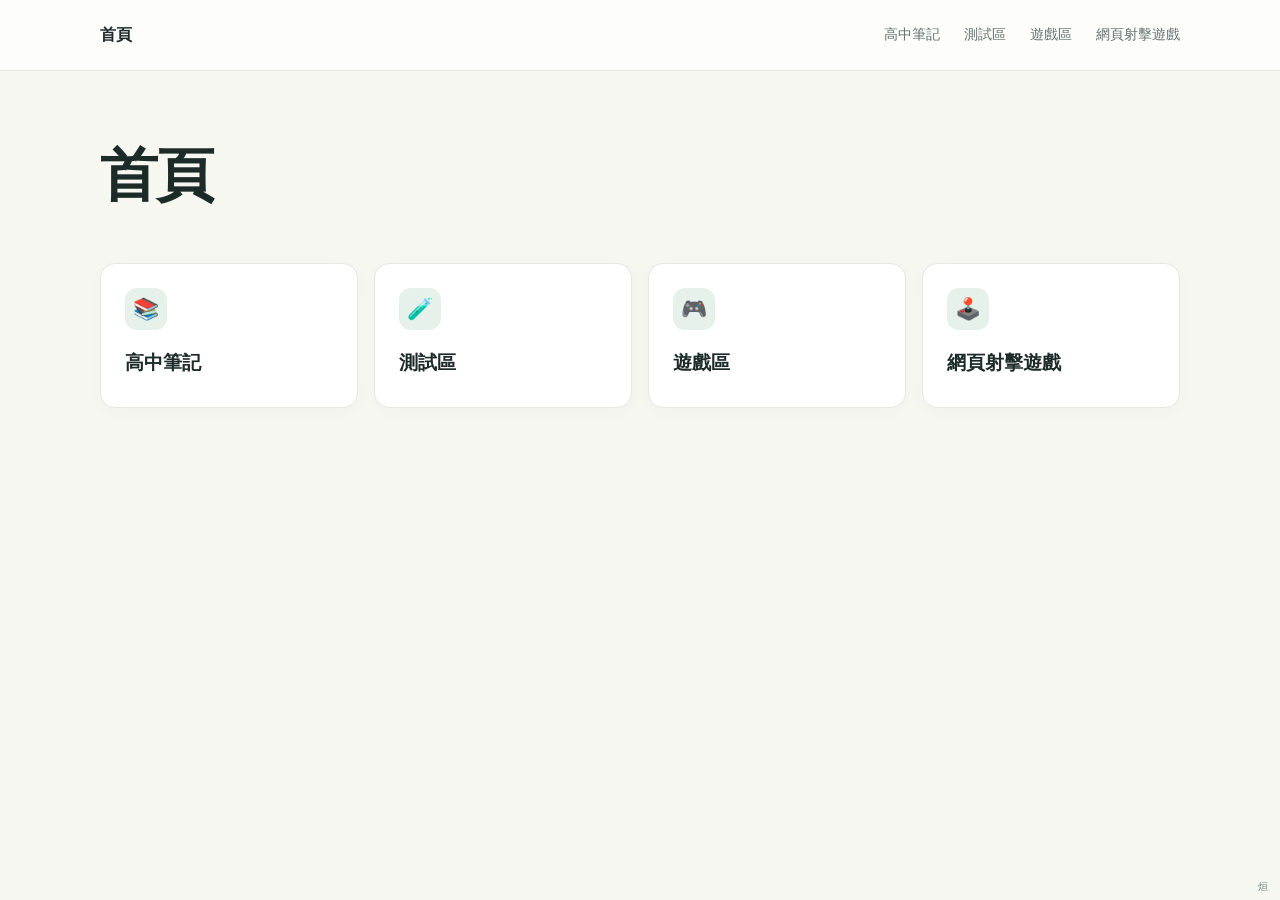
<file: index.html>
<!doctype html>
<html lang="zh-Hant">
<head>
  <meta charset="utf-8">
  <meta name="viewport" content="width=device-width, initial-scale=1">
  <meta name="description" content="高中整理筆記，方便查找與複習。">
  <title>首頁</title>
  <link rel="stylesheet" href="styles.css">
</head>
<body>
  <header class="topbar"><div class="shell nav">
    <a class="brand" href="index.html" aria-label="首頁">首頁</a>
    <nav class="nav-links" aria-label="其他網頁"><a href="note.html">高中筆記</a><a href="try.html">測試區</a><a href="game.html">遊戲區</a><a href="https://zw7305549-commits.github.io/first_game/" target="_blank" rel="noopener">網頁射擊遊戲</a></nav>
  </div></header>
  <main class="shell">
    <section class="hero">
      <h1>首頁</h1>
    </section>
    <section id="sections" aria-label="網站分區">
      <div class="subject-grid">
        <a class="subject-card" href="note.html"><span class="subject-icon" aria-hidden="true">📚</span><h3>高中筆記</h3></a>
        <a class="subject-card" href="try.html"><span class="subject-icon" aria-hidden="true">🧪</span><h3>測試區</h3></a>
        <a class="subject-card" href="game.html"><span class="subject-icon" aria-hidden="true">🎮</span><h3>遊戲區</h3></a>
        <a class="subject-card" href="https://zw7305549-commits.github.io/first_game/" target="_blank" rel="noopener"><span class="subject-icon" aria-hidden="true">🕹️</span><h3>網頁射擊遊戲</h3></a>
      </div>
    </section>
  </main>
  <span class="signature">烜</span>
</body>
</html>
</file>
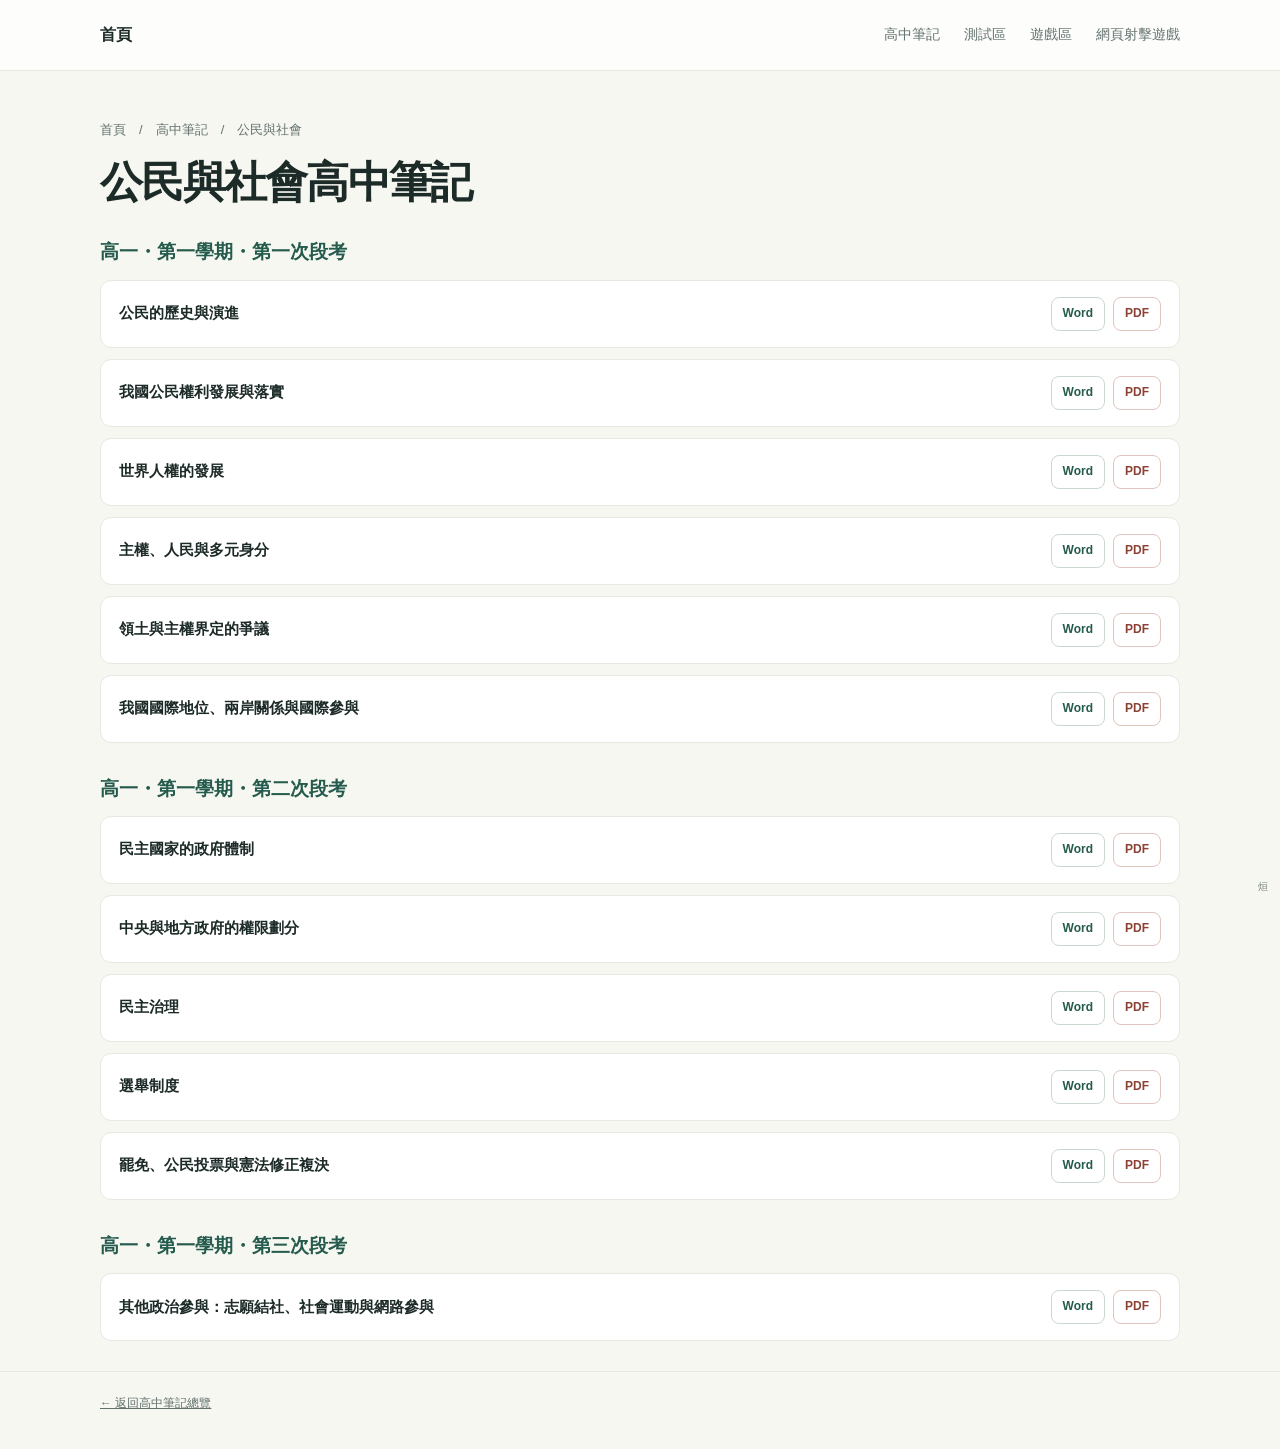
<file: civics-note.html>
<!doctype html><html lang="zh-Hant"><head><meta charset="utf-8"><meta name="viewport" content="width=device-width, initial-scale=1"><title>公民與社會高中筆記｜學習整理站</title><link rel="stylesheet" href="styles.css"></head><body><header class="topbar"><div class="shell nav"><a class="brand" href="index.html">首頁</a><nav class="nav-links" aria-label="Site navigation"><a href="note.html">高中筆記</a><a href="try.html">測試區</a><a href="game.html">遊戲區</a><a href="https://zw7305549-commits.github.io/first_game/" target="_blank" rel="noopener">網頁射擊遊戲</a></nav></div></header><main class="shell"><section class="page-head"><div class="breadcrumbs"><a href="index.html">首頁</a>　/　<a href="note.html">高中筆記</a>　/　公民與社會</div><h1>公民與社會高中筆記</h1></section>            <section class="exam-group"><h2>高一・第一學期・第一次段考</h2><ol class="note-list">
      <li class="note-item"><span class="note-title">公民的歷史與演進</span><span class="note-actions"><a class="file-action" href="word/HighSchool/Civics/1.1.1/%E5%85%AC%E6%B0%91%E7%9A%84%E6%AD%B7%E5%8F%B2%E8%88%87%E6%BC%94%E9%80%B2.docx" target="_blank" rel="noopener">Word</a><a class="file-action pdf" href="output/pdf/%E5%85%AC%E6%B0%91%E7%AD%86%E8%A8%98/1.1.1/%E5%85%AC%E6%B0%91%E7%9A%84%E6%AD%B7%E5%8F%B2%E8%88%87%E6%BC%94%E9%80%B2.pdf" target="_blank" rel="noopener">PDF</a></span></li>
      <li class="note-item"><span class="note-title">我國公民權利發展與落實</span><span class="note-actions"><a class="file-action" href="word/HighSchool/Civics/1.1.1/%E6%88%91%E5%9C%8B%E5%85%AC%E6%B0%91%E6%AC%8A%E5%88%A9%E7%99%BC%E5%B1%95%E8%88%87%E8%90%BD%E5%AF%A6.docx" target="_blank" rel="noopener">Word</a><a class="file-action pdf" href="output/pdf/%E5%85%AC%E6%B0%91%E7%AD%86%E8%A8%98/1.1.1/%E6%88%91%E5%9C%8B%E5%85%AC%E6%B0%91%E6%AC%8A%E5%88%A9%E7%99%BC%E5%B1%95%E8%88%87%E8%90%BD%E5%AF%A6.pdf" target="_blank" rel="noopener">PDF</a></span></li>
      <li class="note-item"><span class="note-title">世界人權的發展</span><span class="note-actions"><a class="file-action" href="word/HighSchool/Civics/1.1.1/%E4%B8%96%E7%95%8C%E4%BA%BA%E6%AC%8A%E7%9A%84%E7%99%BC%E5%B1%95.docx" target="_blank" rel="noopener">Word</a><a class="file-action pdf" href="output/pdf/%E5%85%AC%E6%B0%91%E7%AD%86%E8%A8%98/1.1.1/%E4%B8%96%E7%95%8C%E4%BA%BA%E6%AC%8A%E7%9A%84%E7%99%BC%E5%B1%95.pdf" target="_blank" rel="noopener">PDF</a></span></li>
      <li class="note-item"><span class="note-title">主權、人民與多元身分</span><span class="note-actions"><a class="file-action" href="word/HighSchool/Civics/1.1.1/%E4%B8%BB%E6%AC%8A%E3%80%81%E4%BA%BA%E6%B0%91%E8%88%87%E5%A4%9A%E5%85%83%E8%BA%AB%E5%88%86.docx" target="_blank" rel="noopener">Word</a><a class="file-action pdf" href="output/pdf/%E5%85%AC%E6%B0%91%E7%AD%86%E8%A8%98/1.1.1/%E4%B8%BB%E6%AC%8A%E3%80%81%E4%BA%BA%E6%B0%91%E8%88%87%E5%A4%9A%E5%85%83%E8%BA%AB%E5%88%86.pdf" target="_blank" rel="noopener">PDF</a></span></li>
      <li class="note-item"><span class="note-title">領土與主權界定的爭議</span><span class="note-actions"><a class="file-action" href="word/HighSchool/Civics/1.1.1/%E9%A0%98%E5%9C%9F%E8%88%87%E4%B8%BB%E6%AC%8A%E7%95%8C%E5%AE%9A%E7%9A%84%E7%88%AD%E8%AD%B0.docx" target="_blank" rel="noopener">Word</a><a class="file-action pdf" href="output/pdf/%E5%85%AC%E6%B0%91%E7%AD%86%E8%A8%98/1.1.1/%E9%A0%98%E5%9C%9F%E8%88%87%E4%B8%BB%E6%AC%8A%E7%95%8C%E5%AE%9A%E7%9A%84%E7%88%AD%E8%AD%B0.pdf" target="_blank" rel="noopener">PDF</a></span></li>
      <li class="note-item"><span class="note-title">我國國際地位、兩岸關係與國際參與</span><span class="note-actions"><a class="file-action" href="word/HighSchool/Civics/1.1.1/%E6%88%91%E5%9C%8B%E5%9C%8B%E9%9A%9B%E5%9C%B0%E4%BD%8D%E3%80%81%E5%85%A9%E5%B2%B8%E9%97%9C%E4%BF%82%E8%88%87%E5%9C%8B%E9%9A%9B%E5%8F%83%E8%88%87.docx" target="_blank" rel="noopener">Word</a><a class="file-action pdf" href="output/pdf/%E5%85%AC%E6%B0%91%E7%AD%86%E8%A8%98/1.1.1/%E6%88%91%E5%9C%8B%E5%9C%8B%E9%9A%9B%E5%9C%B0%E4%BD%8D%E3%80%81%E5%85%A9%E5%B2%B8%E9%97%9C%E4%BF%82%E8%88%87%E5%9C%8B%E9%9A%9B%E5%8F%83%E8%88%87.pdf" target="_blank" rel="noopener">PDF</a></span></li>
  </ol></section>
  <section class="exam-group"><h2>高一・第一學期・第二次段考</h2><ol class="note-list">
      <li class="note-item"><span class="note-title">民主國家的政府體制</span><span class="note-actions"><a class="file-action" href="word/HighSchool/Civics/1.1.2/%E6%B0%91%E4%B8%BB%E5%9C%8B%E5%AE%B6%E7%9A%84%E6%94%BF%E5%BA%9C%E9%AB%94%E5%88%B6.docx" target="_blank" rel="noopener">Word</a><a class="file-action pdf" href="output/pdf/%E5%85%AC%E6%B0%91%E7%AD%86%E8%A8%98/1.1.2/%E6%B0%91%E4%B8%BB%E5%9C%8B%E5%AE%B6%E7%9A%84%E6%94%BF%E5%BA%9C%E9%AB%94%E5%88%B6.pdf" target="_blank" rel="noopener">PDF</a></span></li>
      <li class="note-item"><span class="note-title">中央與地方政府的權限劃分</span><span class="note-actions"><a class="file-action" href="word/HighSchool/Civics/1.1.2/%E4%B8%AD%E5%A4%AE%E8%88%87%E5%9C%B0%E6%96%B9%E6%94%BF%E5%BA%9C%E7%9A%84%E6%AC%8A%E9%99%90%E5%8A%83%E5%88%86.docx" target="_blank" rel="noopener">Word</a><a class="file-action pdf" href="output/pdf/%E5%85%AC%E6%B0%91%E7%AD%86%E8%A8%98/1.1.2/%E4%B8%AD%E5%A4%AE%E8%88%87%E5%9C%B0%E6%96%B9%E6%94%BF%E5%BA%9C%E7%9A%84%E6%AC%8A%E9%99%90%E5%8A%83%E5%88%86.pdf" target="_blank" rel="noopener">PDF</a></span></li>
      <li class="note-item"><span class="note-title">民主治理</span><span class="note-actions"><a class="file-action" href="word/HighSchool/Civics/1.1.2/%E6%B0%91%E4%B8%BB%E6%B2%BB%E7%90%86.docx" target="_blank" rel="noopener">Word</a><a class="file-action pdf" href="output/pdf/%E5%85%AC%E6%B0%91%E7%AD%86%E8%A8%98/1.1.2/%E6%B0%91%E4%B8%BB%E6%B2%BB%E7%90%86.pdf" target="_blank" rel="noopener">PDF</a></span></li>
      <li class="note-item"><span class="note-title">選舉制度</span><span class="note-actions"><a class="file-action" href="word/HighSchool/Civics/1.1.2/%E9%81%B8%E8%88%89%E5%88%B6%E5%BA%A6.docx" target="_blank" rel="noopener">Word</a><a class="file-action pdf" href="output/pdf/%E5%85%AC%E6%B0%91%E7%AD%86%E8%A8%98/1.1.2/%E9%81%B8%E8%88%89%E5%88%B6%E5%BA%A6.pdf" target="_blank" rel="noopener">PDF</a></span></li>
      <li class="note-item"><span class="note-title">罷免、公民投票與憲法修正複決</span><span class="note-actions"><a class="file-action" href="word/HighSchool/Civics/1.1.2/%E7%BD%B7%E5%85%8D%E3%80%81%E5%85%AC%E6%B0%91%E6%8A%95%E7%A5%A8%E8%88%87%E6%86%B2%E6%B3%95%E4%BF%AE%E6%AD%A3%E8%A4%87%E6%B1%BA.docx" target="_blank" rel="noopener">Word</a><a class="file-action pdf" href="output/pdf/%E5%85%AC%E6%B0%91%E7%AD%86%E8%A8%98/1.1.2/%E7%BD%B7%E5%85%8D%E3%80%81%E5%85%AC%E6%B0%91%E6%8A%95%E7%A5%A8%E8%88%87%E6%86%B2%E6%B3%95%E4%BF%AE%E6%AD%A3%E8%A4%87%E6%B1%BA.pdf" target="_blank" rel="noopener">PDF</a></span></li>
  </ol></section>
  <section class="exam-group"><h2>高一・第一學期・第三次段考</h2><ol class="note-list">
      <li class="note-item"><span class="note-title">其他政治參與：志願結社、社會運動與網路參與</span><span class="note-actions"><a class="file-action" href="word/HighSchool/Civics/1.1.3/%E5%85%B6%E4%BB%96%E6%94%BF%E6%B2%BB%E5%8F%83%E8%88%87%EF%BC%9A%E5%BF%97%E9%A1%98%E7%B5%90%E7%A4%BE%E3%80%81%E7%A4%BE%E6%9C%83%E9%81%8B%E5%8B%95%E8%88%87%E7%B6%B2%E8%B7%AF%E5%8F%83%E8%88%87.docx" target="_blank" rel="noopener">Word</a><a class="file-action pdf" href="output/pdf/%E5%85%AC%E6%B0%91%E7%AD%86%E8%A8%98/1.1.3/%E5%85%B6%E4%BB%96%E6%94%BF%E6%B2%BB%E5%8F%83%E8%88%87%EF%BC%9A%E5%BF%97%E9%A1%98%E7%B5%90%E7%A4%BE%E3%80%81%E7%A4%BE%E6%9C%83%E9%81%8B%E5%8B%95%E8%88%87%E7%B6%B2%E8%B7%AF%E5%8F%83%E8%88%87.pdf" target="_blank" rel="noopener">PDF</a></span></li>
  </ol></section></main><footer class="footer"><div class="shell"><a href="note.html">← 返回高中筆記總覽</a></div></footer><span class="signature">烜</span></body></html>
</file>
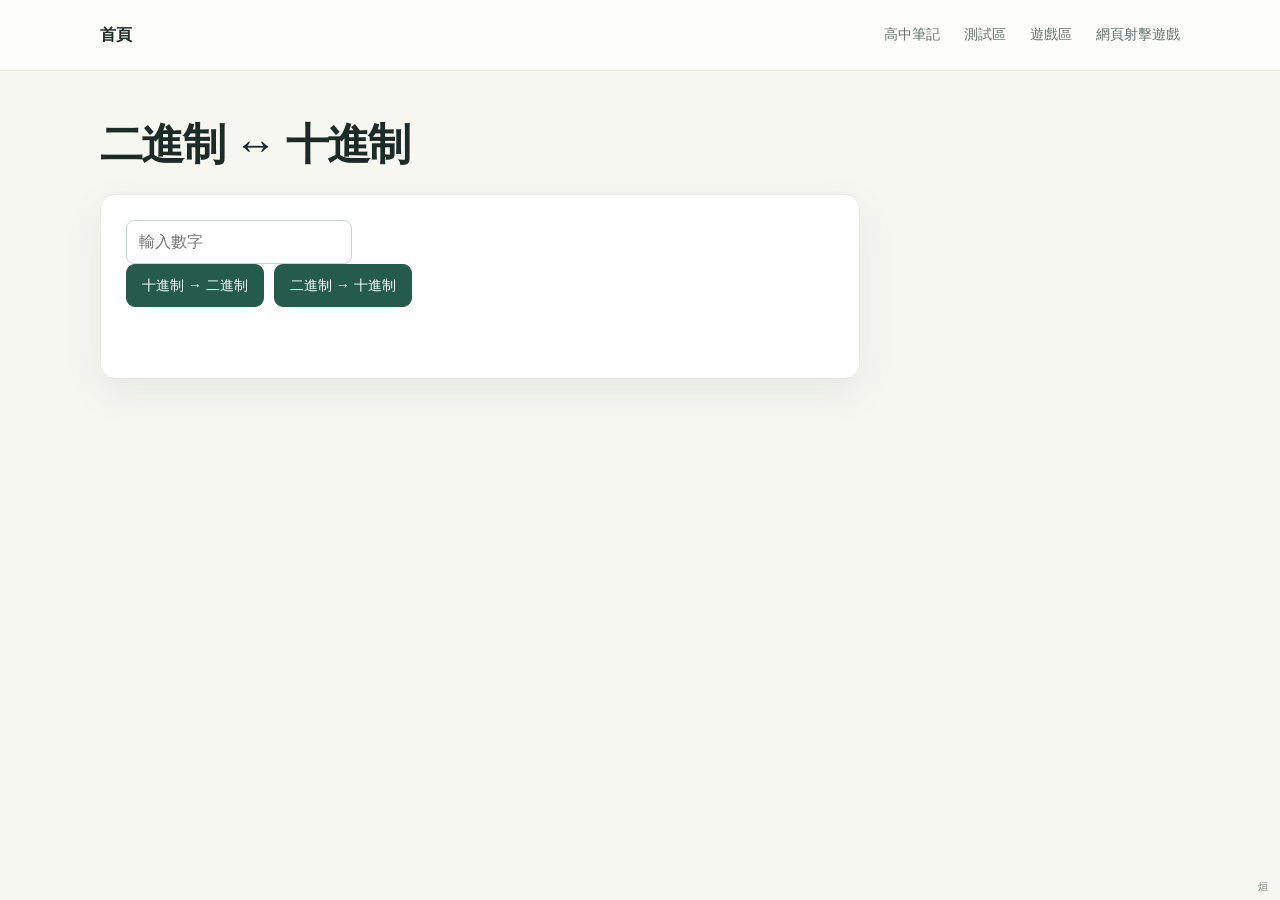
<file: convert.html>
<!doctype html>
<html lang="zh-Hant">
<head>
  <meta charset="utf-8">
  <meta name="viewport" content="width=device-width, initial-scale=1">
  <title>二進制與十進制互換工具</title>
  <link rel="stylesheet" href="styles.css">
</head>
<body>
  <header class="topbar"><div class="shell nav"><a class="brand" href="index.html">首頁</a><nav class="nav-links" aria-label="Site navigation"><a href="note.html">高中筆記</a><a href="try.html">測試區</a><a href="game.html">遊戲區</a><a href="https://zw7305549-commits.github.io/first_game/" target="_blank" rel="noopener">網頁射擊遊戲</a></nav></div></header>
  <main class="shell tool-page">
    <section class="page-head"><h1>二進制 ↔ 十進制</h1></section>
    <section class="tool-card converter-card">
      <input id="inputNumber" type="text" inputmode="numeric" placeholder="輸入數字" aria-label="輸入數字">
      <div class="tool-actions"><button class="tool-button" onclick="toBinary()">十進制 → 二進制</button><button class="tool-button" onclick="toDecimal()">二進制 → 十進制</button></div>
      <div id="output" class="converter-output" aria-live="polite"></div>
    </section>
  </main>
  <span class="signature">烜</span>
  <script>
    function toBinary() {
      const input = document.getElementById('inputNumber').value;
      const n = parseInt(input, 10);
      if (isNaN(n)) { document.getElementById('output').innerText = '請輸入正確的十進制數字！'; return; }
      document.getElementById('output').innerText = `${n} 的二進制是 ${n.toString(2)}`;
    }
    function toDecimal() {
      const input = document.getElementById('inputNumber').value;
      if (!/^[01]+$/.test(input)) { document.getElementById('output').innerText = '請輸入正確的二進制數字！（只能包含 0 和 1）'; return; }
      document.getElementById('output').innerText = `${input} 的十進制是 ${parseInt(input, 2)}`;
    }
  </script>
</body>
</html>
</file>
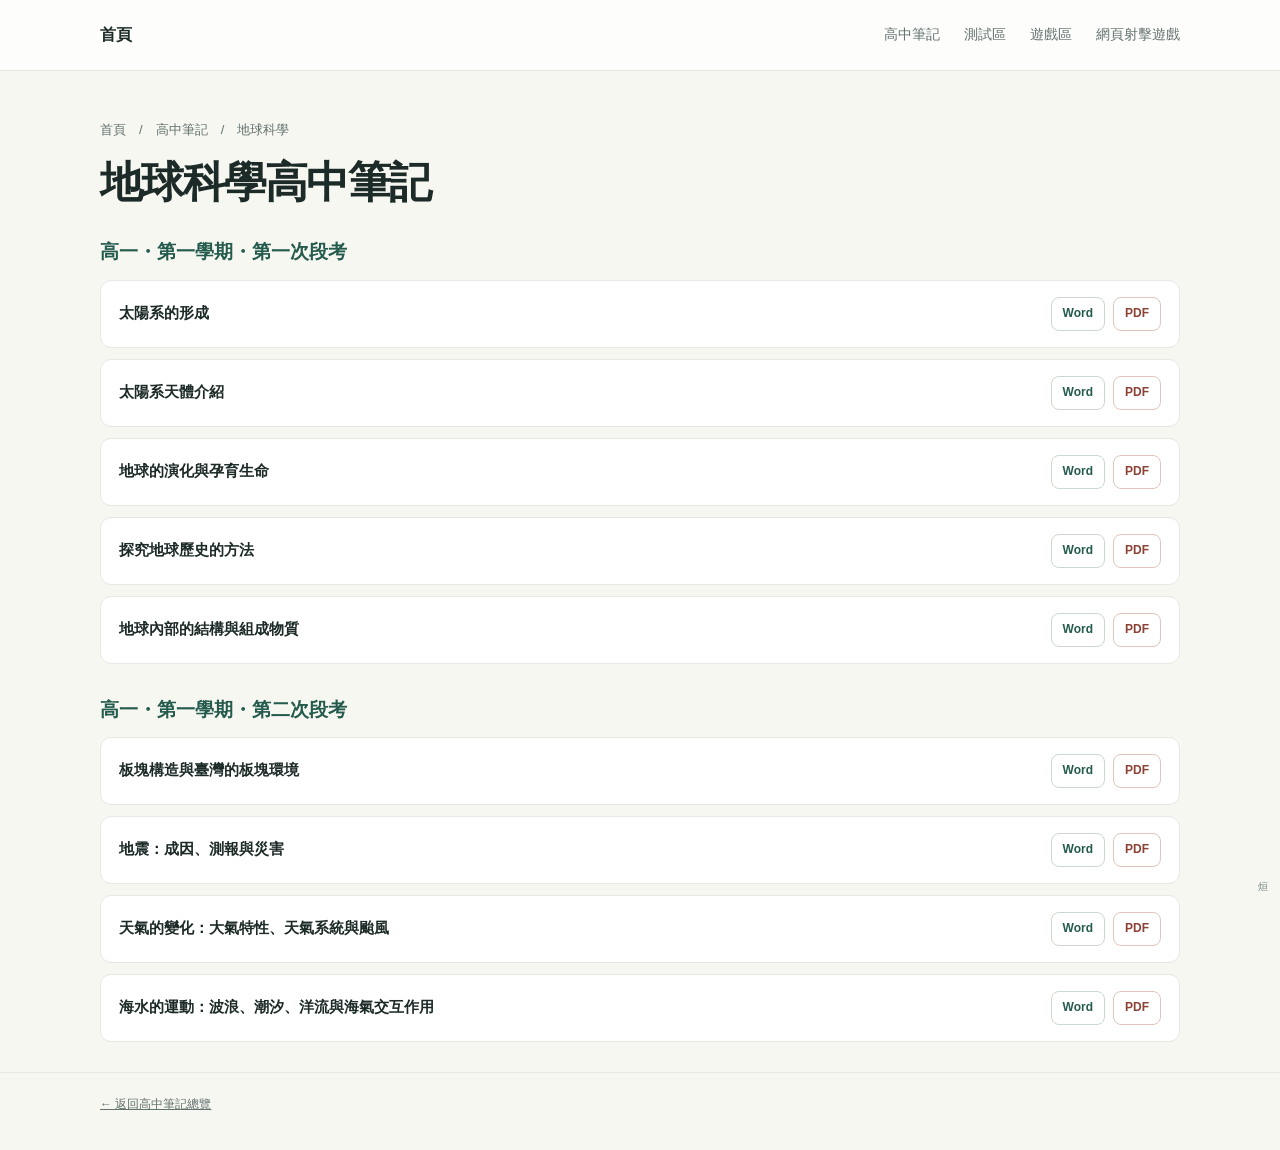
<file: earth-Science-note.html>
<!doctype html><html lang="zh-Hant"><head><meta charset="utf-8"><meta name="viewport" content="width=device-width, initial-scale=1"><title>地球科學高中筆記｜學習整理站</title><link rel="stylesheet" href="styles.css"></head><body><header class="topbar"><div class="shell nav"><a class="brand" href="index.html">首頁</a><nav class="nav-links" aria-label="Site navigation"><a href="note.html">高中筆記</a><a href="try.html">測試區</a><a href="game.html">遊戲區</a><a href="https://zw7305549-commits.github.io/first_game/" target="_blank" rel="noopener">網頁射擊遊戲</a></nav></div></header><main class="shell"><section class="page-head"><div class="breadcrumbs"><a href="index.html">首頁</a>　/　<a href="note.html">高中筆記</a>　/　地球科學</div><h1>地球科學高中筆記</h1></section>            <section class="exam-group"><h2>高一・第一學期・第一次段考</h2><ol class="note-list">
      <li class="note-item"><span class="note-title">太陽系的形成</span><span class="note-actions"><a class="file-action" href="word/HighSchool/Earth%20Science/1.1.1/%E5%A4%AA%E9%99%BD%E7%B3%BB%E7%9A%84%E5%BD%A2%E6%88%90.docx" target="_blank" rel="noopener">Word</a><a class="file-action pdf" href="output/pdf/%E5%9C%B0%E7%A7%91%E7%AD%86%E8%A8%98/1.1.1/%E5%A4%AA%E9%99%BD%E7%B3%BB%E7%9A%84%E5%BD%A2%E6%88%90.pdf" target="_blank" rel="noopener">PDF</a></span></li>
      <li class="note-item"><span class="note-title">太陽系天體介紹</span><span class="note-actions"><a class="file-action" href="word/HighSchool/Earth%20Science/1.1.1/%E5%A4%AA%E9%99%BD%E7%B3%BB%E5%A4%A9%E9%AB%94%E4%BB%8B%E7%B4%B9.docx" target="_blank" rel="noopener">Word</a><a class="file-action pdf" href="output/pdf/%E5%9C%B0%E7%A7%91%E7%AD%86%E8%A8%98/1.1.1/%E5%A4%AA%E9%99%BD%E7%B3%BB%E5%A4%A9%E9%AB%94%E4%BB%8B%E7%B4%B9.pdf" target="_blank" rel="noopener">PDF</a></span></li>
      <li class="note-item"><span class="note-title">地球的演化與孕育生命</span><span class="note-actions"><a class="file-action" href="word/HighSchool/Earth%20Science/1.1.1/%E5%9C%B0%E7%90%83%E7%9A%84%E6%BC%94%E5%8C%96%E8%88%87%E5%AD%95%E8%82%B2%E7%94%9F%E5%91%BD.docx" target="_blank" rel="noopener">Word</a><a class="file-action pdf" href="output/pdf/%E5%9C%B0%E7%A7%91%E7%AD%86%E8%A8%98/1.1.1/%E5%9C%B0%E7%90%83%E7%9A%84%E6%BC%94%E5%8C%96%E8%88%87%E5%AD%95%E8%82%B2%E7%94%9F%E5%91%BD.pdf" target="_blank" rel="noopener">PDF</a></span></li>
      <li class="note-item"><span class="note-title">探究地球歷史的方法</span><span class="note-actions"><a class="file-action" href="word/HighSchool/Earth%20Science/1.1.1/%E6%8E%A2%E7%A9%B6%E5%9C%B0%E7%90%83%E6%AD%B7%E5%8F%B2%E7%9A%84%E6%96%B9%E6%B3%95.docx" target="_blank" rel="noopener">Word</a><a class="file-action pdf" href="output/pdf/%E5%9C%B0%E7%A7%91%E7%AD%86%E8%A8%98/1.1.1/%E6%8E%A2%E7%A9%B6%E5%9C%B0%E7%90%83%E6%AD%B7%E5%8F%B2%E7%9A%84%E6%96%B9%E6%B3%95.pdf" target="_blank" rel="noopener">PDF</a></span></li>
      <li class="note-item"><span class="note-title">地球內部的結構與組成物質</span><span class="note-actions"><a class="file-action" href="word/HighSchool/Earth%20Science/1.1.1/%E5%9C%B0%E7%90%83%E5%85%A7%E9%83%A8%E7%9A%84%E7%B5%90%E6%A7%8B%E8%88%87%E7%B5%84%E6%88%90%E7%89%A9%E8%B3%AA.docx" target="_blank" rel="noopener">Word</a><a class="file-action pdf" href="output/pdf/%E5%9C%B0%E7%A7%91%E7%AD%86%E8%A8%98/1.1.1/%E5%9C%B0%E7%90%83%E5%85%A7%E9%83%A8%E7%9A%84%E7%B5%90%E6%A7%8B%E8%88%87%E7%B5%84%E6%88%90%E7%89%A9%E8%B3%AA.pdf" target="_blank" rel="noopener">PDF</a></span></li>
  </ol></section>
  <section class="exam-group"><h2>高一・第一學期・第二次段考</h2><ol class="note-list">
      <li class="note-item"><span class="note-title">板塊構造與臺灣的板塊環境</span><span class="note-actions"><a class="file-action" href="word/HighSchool/Earth%20Science/1.1.2/%E6%9D%BF%E5%A1%8A%E6%A7%8B%E9%80%A0%E8%88%87%E8%87%BA%E7%81%A3%E7%9A%84%E6%9D%BF%E5%A1%8A%E7%92%B0%E5%A2%83.docx" target="_blank" rel="noopener">Word</a><a class="file-action pdf" href="output/pdf/%E5%9C%B0%E7%A7%91%E7%AD%86%E8%A8%98/1.1.2/%E6%9D%BF%E5%A1%8A%E6%A7%8B%E9%80%A0%E8%88%87%E8%87%BA%E7%81%A3%E7%9A%84%E6%9D%BF%E5%A1%8A%E7%92%B0%E5%A2%83.pdf" target="_blank" rel="noopener">PDF</a></span></li>
      <li class="note-item"><span class="note-title">地震：成因、測報與災害</span><span class="note-actions"><a class="file-action" href="word/HighSchool/Earth%20Science/1.1.2/%E5%9C%B0%E9%9C%87%EF%BC%9A%E6%88%90%E5%9B%A0%E3%80%81%E6%B8%AC%E5%A0%B1%E8%88%87%E7%81%BD%E5%AE%B3.docx" target="_blank" rel="noopener">Word</a><a class="file-action pdf" href="output/pdf/%E5%9C%B0%E7%A7%91%E7%AD%86%E8%A8%98/1.1.2/%E5%9C%B0%E9%9C%87%EF%BC%9A%E6%88%90%E5%9B%A0%E3%80%81%E6%B8%AC%E5%A0%B1%E8%88%87%E7%81%BD%E5%AE%B3.pdf" target="_blank" rel="noopener">PDF</a></span></li>
      <li class="note-item"><span class="note-title">天氣的變化：大氣特性、天氣系統與颱風</span><span class="note-actions"><a class="file-action" href="word/HighSchool/Earth%20Science/1.1.2/%E5%A4%A9%E6%B0%A3%E7%9A%84%E8%AE%8A%E5%8C%96%EF%BC%9A%E5%A4%A7%E6%B0%A3%E7%89%B9%E6%80%A7%E3%80%81%E5%A4%A9%E6%B0%A3%E7%B3%BB%E7%B5%B1%E8%88%87%E9%A2%B1%E9%A2%A8.docx" target="_blank" rel="noopener">Word</a><a class="file-action pdf" href="output/pdf/%E5%9C%B0%E7%A7%91%E7%AD%86%E8%A8%98/1.1.2/%E5%A4%A9%E6%B0%A3%E7%9A%84%E8%AE%8A%E5%8C%96%EF%BC%9A%E5%A4%A7%E6%B0%A3%E7%89%B9%E6%80%A7%E3%80%81%E5%A4%A9%E6%B0%A3%E7%B3%BB%E7%B5%B1%E8%88%87%E9%A2%B1%E9%A2%A8.pdf" target="_blank" rel="noopener">PDF</a></span></li>
      <li class="note-item"><span class="note-title">海水的運動：波浪、潮汐、洋流與海氣交互作用</span><span class="note-actions"><a class="file-action" href="word/HighSchool/Earth%20Science/1.1.2/%E6%B5%B7%E6%B0%B4%E7%9A%84%E9%81%8B%E5%8B%95%EF%BC%9A%E6%B3%A2%E6%B5%AA%E3%80%81%E6%BD%AE%E6%B1%90%E3%80%81%E6%B4%8B%E6%B5%81%E8%88%87%E6%B5%B7%E6%B0%A3%E4%BA%A4%E4%BA%92%E4%BD%9C%E7%94%A8.docx" target="_blank" rel="noopener">Word</a><a class="file-action pdf" href="output/pdf/%E5%9C%B0%E7%A7%91%E7%AD%86%E8%A8%98/1.1.2/%E6%B5%B7%E6%B0%B4%E7%9A%84%E9%81%8B%E5%8B%95%EF%BC%9A%E6%B3%A2%E6%B5%AA%E3%80%81%E6%BD%AE%E6%B1%90%E3%80%81%E6%B4%8B%E6%B5%81%E8%88%87%E6%B5%B7%E6%B0%A3%E4%BA%A4%E4%BA%92%E4%BD%9C%E7%94%A8.pdf" target="_blank" rel="noopener">PDF</a></span></li>
  </ol></section></main><footer class="footer"><div class="shell"><a href="note.html">← 返回高中筆記總覽</a></div></footer><span class="signature">烜</span></body></html>
</file>
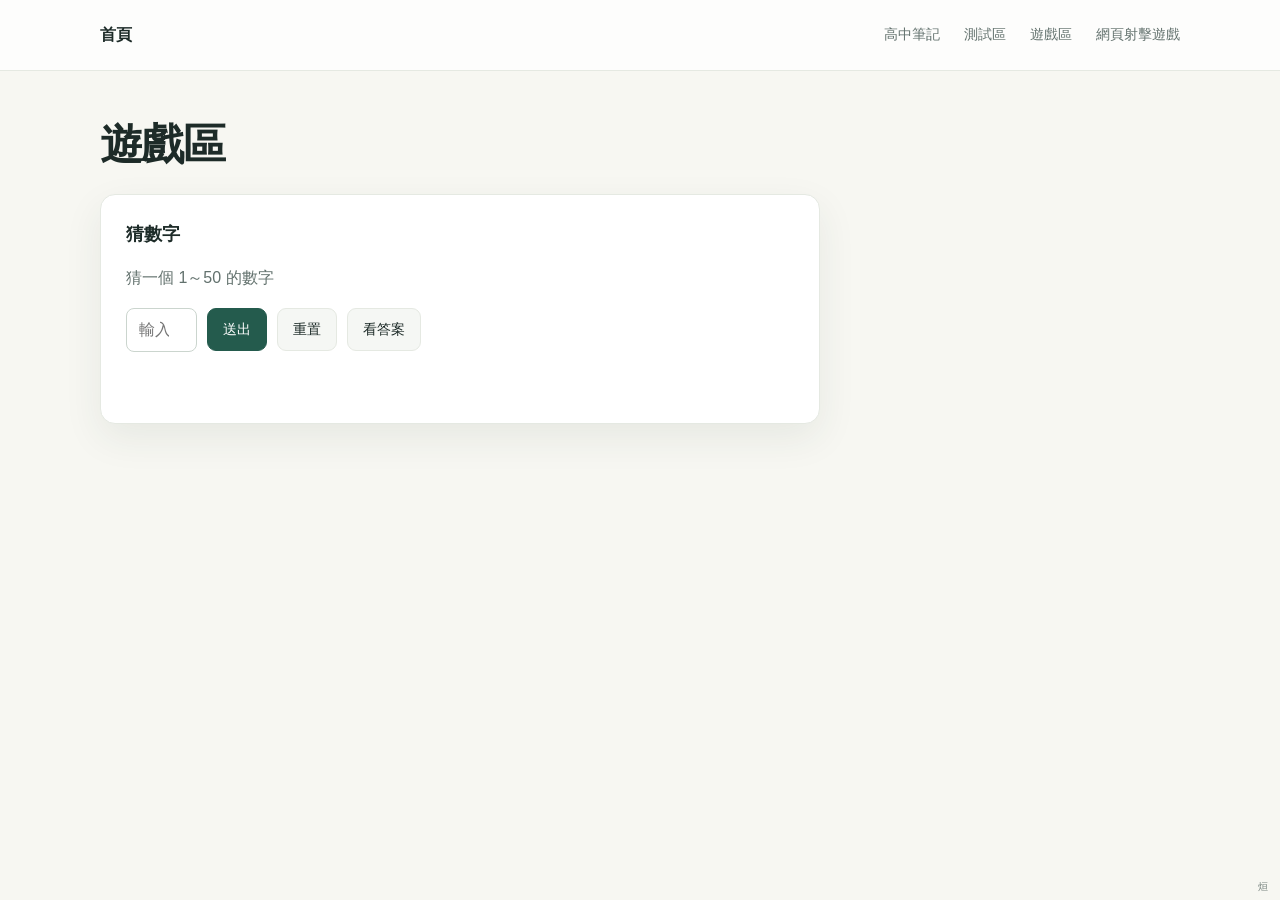
<file: game.html>
<!doctype html>
<html lang="zh-Hant">
<head>
  <meta charset="utf-8">
  <meta name="viewport" content="width=device-width, initial-scale=1">
  <title>遊戲區</title>
  <link rel="stylesheet" href="styles.css">
</head>
<body>
  <header class="topbar"><div class="shell nav"><a class="brand" href="index.html">首頁</a><nav class="nav-links" aria-label="Site navigation"><a href="note.html">高中筆記</a><a href="try.html">測試區</a><a href="game.html">遊戲區</a><a href="https://zw7305549-commits.github.io/first_game/" target="_blank" rel="noopener">網頁射擊遊戲</a></nav></div></header>
  <main class="shell tool-page">
    <section class="page-head"><h1>遊戲區</h1></section>
    <section class="tool-card game-card">
      <h2>猜數字</h2>
      <p>猜一個 1～50 的數字</p>
      <div class="tool-actions"><input type="number" id="guessInput" min="1" max="50" placeholder="輸入數字"><button class="tool-button" id="guessBtn">送出</button><button class="tool-button secondary" id="resetBtn">重置</button><button class="tool-button secondary" id="showAnswerBtn">看答案</button></div>
      <p id="result" class="game-result" aria-live="polite"></p>
    </section>
  </main>
  <span class="signature">烜</span>
  <script>
    let answer = Math.floor(Math.random() * 50) + 1;
    const guessBtn = document.getElementById('guessBtn');
    const resetBtn = document.getElementById('resetBtn');
    const showAnswerBtn = document.getElementById('showAnswerBtn');
    const guessInput = document.getElementById('guessInput');
    const result = document.getElementById('result');
    guessBtn.addEventListener('click', () => {
      const guess = Number(guessInput.value);
      if (!guess || guess < 1 || guess > 50) { result.textContent = '⚠️ 請輸入 1~50 的數字！'; return; }
      if (guess === answer) result.textContent = '🎉 恭喜答對！答案就是 ' + answer;
      else if (guess > answer) result.textContent = '太大了！再試一次！';
      else result.textContent = '太小了！再試一次！';
    });
    resetBtn.addEventListener('click', () => { answer = Math.floor(Math.random() * 50) + 1; guessInput.value = ''; result.textContent = '🔄 遊戲已重置，請重新輸入！'; });
    showAnswerBtn.addEventListener('click', () => { result.textContent = '📢 答案是：' + answer; });
  </script>
</body>
</html>
</file>
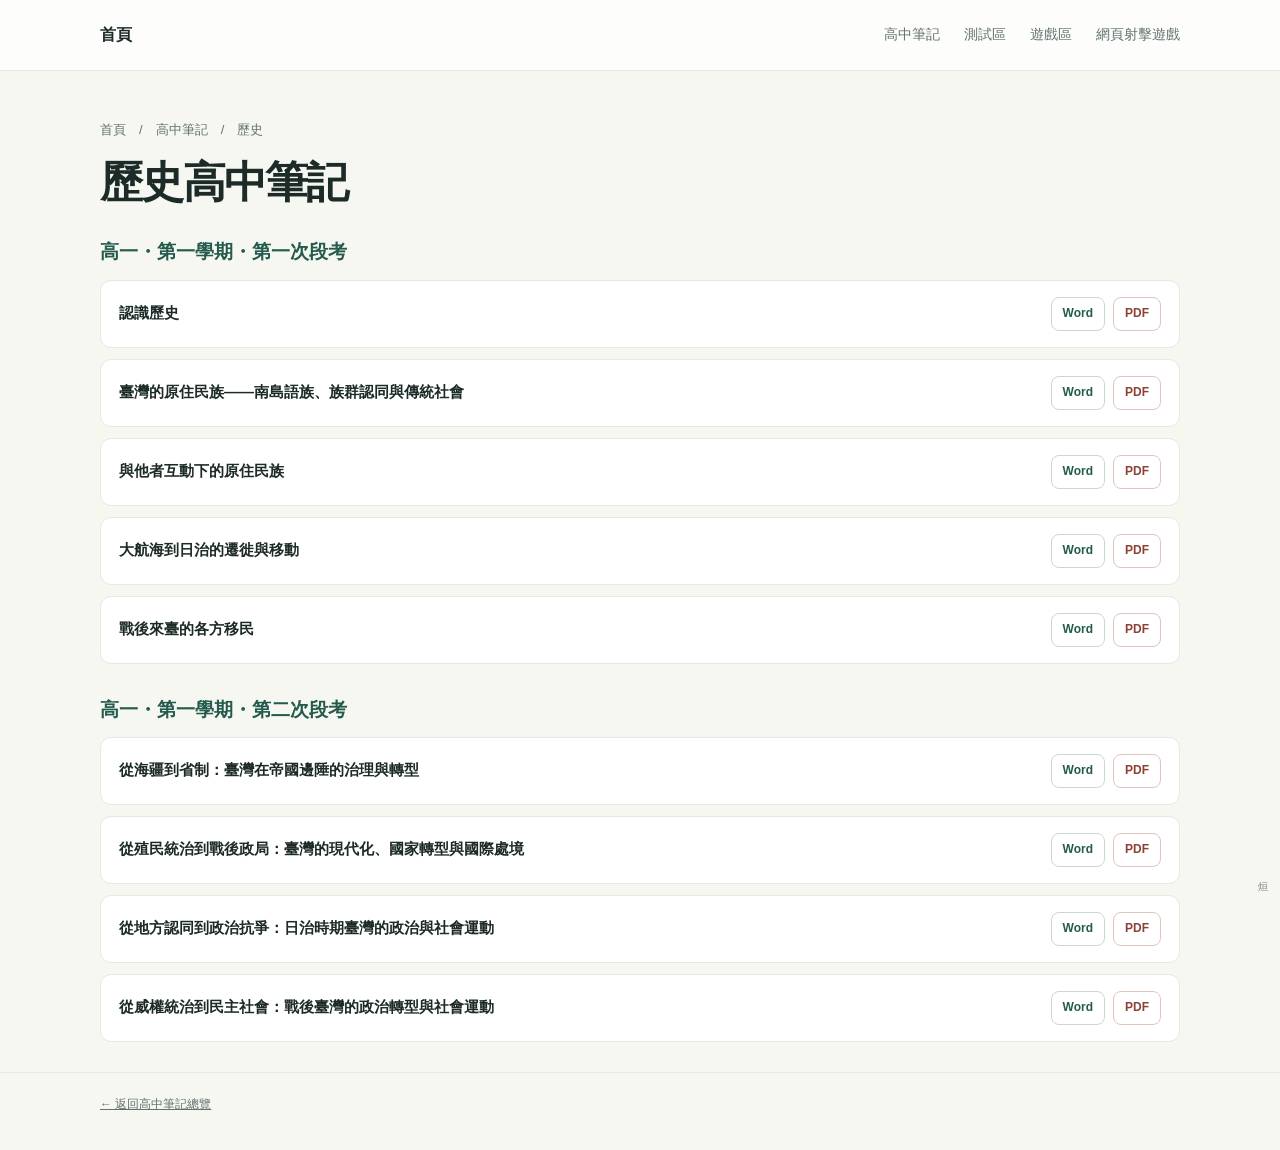
<file: history-note.html>
<!doctype html><html lang="zh-Hant"><head><meta charset="utf-8"><meta name="viewport" content="width=device-width, initial-scale=1"><title>歷史高中筆記｜學習整理站</title><link rel="stylesheet" href="styles.css"></head><body><header class="topbar"><div class="shell nav"><a class="brand" href="index.html">首頁</a><nav class="nav-links" aria-label="Site navigation"><a href="note.html">高中筆記</a><a href="try.html">測試區</a><a href="game.html">遊戲區</a><a href="https://zw7305549-commits.github.io/first_game/" target="_blank" rel="noopener">網頁射擊遊戲</a></nav></div></header><main class="shell"><section class="page-head"><div class="breadcrumbs"><a href="index.html">首頁</a>　/　<a href="note.html">高中筆記</a>　/　歷史</div><h1>歷史高中筆記</h1></section>            <section class="exam-group"><h2>高一・第一學期・第一次段考</h2><ol class="note-list">
      <li class="note-item"><span class="note-title">認識歷史</span><span class="note-actions"><a class="file-action" href="word/HighSchool/History/1.1.1/%E8%AA%8D%E8%AD%98%E6%AD%B7%E5%8F%B2.docx" target="_blank" rel="noopener">Word</a><a class="file-action pdf" href="output/pdf/%E6%AD%B7%E5%8F%B2%E7%AD%86%E8%A8%98/1.1.1/%E8%AA%8D%E8%AD%98%E6%AD%B7%E5%8F%B2.pdf" target="_blank" rel="noopener">PDF</a></span></li>
      <li class="note-item"><span class="note-title">臺灣的原住民族——南島語族、族群認同與傳統社會</span><span class="note-actions"><a class="file-action" href="word/HighSchool/History/1.1.1/%E8%87%BA%E7%81%A3%E7%9A%84%E5%8E%9F%E4%BD%8F%E6%B0%91%E6%97%8F%E2%80%94%E2%80%94%E5%8D%97%E5%B3%B6%E8%AA%9E%E6%97%8F%E3%80%81%E6%97%8F%E7%BE%A4%E8%AA%8D%E5%90%8C%E8%88%87%E5%82%B3%E7%B5%B1%E7%A4%BE%E6%9C%83.docx" target="_blank" rel="noopener">Word</a><a class="file-action pdf" href="output/pdf/%E6%AD%B7%E5%8F%B2%E7%AD%86%E8%A8%98/1.1.1/%E8%87%BA%E7%81%A3%E7%9A%84%E5%8E%9F%E4%BD%8F%E6%B0%91%E6%97%8F%E2%80%94%E2%80%94%E5%8D%97%E5%B3%B6%E8%AA%9E%E6%97%8F%E3%80%81%E6%97%8F%E7%BE%A4%E8%AA%8D%E5%90%8C%E8%88%87%E5%82%B3%E7%B5%B1%E7%A4%BE%E6%9C%83.pdf" target="_blank" rel="noopener">PDF</a></span></li>
      <li class="note-item"><span class="note-title">與他者互動下的原住民族</span><span class="note-actions"><a class="file-action" href="word/HighSchool/History/1.1.1/%E8%88%87%E4%BB%96%E8%80%85%E4%BA%92%E5%8B%95%E4%B8%8B%E7%9A%84%E5%8E%9F%E4%BD%8F%E6%B0%91%E6%97%8F.docx" target="_blank" rel="noopener">Word</a><a class="file-action pdf" href="output/pdf/%E6%AD%B7%E5%8F%B2%E7%AD%86%E8%A8%98/1.1.1/%E8%88%87%E4%BB%96%E8%80%85%E4%BA%92%E5%8B%95%E4%B8%8B%E7%9A%84%E5%8E%9F%E4%BD%8F%E6%B0%91%E6%97%8F.pdf" target="_blank" rel="noopener">PDF</a></span></li>
      <li class="note-item"><span class="note-title">大航海到日治的遷徙與移動</span><span class="note-actions"><a class="file-action" href="word/HighSchool/History/1.1.1/%E5%A4%A7%E8%88%AA%E6%B5%B7%E5%88%B0%E6%97%A5%E6%B2%BB%E7%9A%84%E9%81%B7%E5%BE%99%E8%88%87%E7%A7%BB%E5%8B%95.docx" target="_blank" rel="noopener">Word</a><a class="file-action pdf" href="output/pdf/%E6%AD%B7%E5%8F%B2%E7%AD%86%E8%A8%98/1.1.1/%E5%A4%A7%E8%88%AA%E6%B5%B7%E5%88%B0%E6%97%A5%E6%B2%BB%E7%9A%84%E9%81%B7%E5%BE%99%E8%88%87%E7%A7%BB%E5%8B%95.pdf" target="_blank" rel="noopener">PDF</a></span></li>
      <li class="note-item"><span class="note-title">戰後來臺的各方移民</span><span class="note-actions"><a class="file-action" href="word/HighSchool/History/1.1.1/%E6%88%B0%E5%BE%8C%E4%BE%86%E8%87%BA%E7%9A%84%E5%90%84%E6%96%B9%E7%A7%BB%E6%B0%91.docx" target="_blank" rel="noopener">Word</a><a class="file-action pdf" href="output/pdf/%E6%AD%B7%E5%8F%B2%E7%AD%86%E8%A8%98/1.1.1/%E6%88%B0%E5%BE%8C%E4%BE%86%E8%87%BA%E7%9A%84%E5%90%84%E6%96%B9%E7%A7%BB%E6%B0%91.pdf" target="_blank" rel="noopener">PDF</a></span></li>
  </ol></section>
  <section class="exam-group"><h2>高一・第一學期・第二次段考</h2><ol class="note-list">
      <li class="note-item"><span class="note-title">從海疆到省制：臺灣在帝國邊陲的治理與轉型</span><span class="note-actions"><a class="file-action" href="word/HighSchool/History/1.1.2/%E5%BE%9E%E6%B5%B7%E7%96%86%E5%88%B0%E7%9C%81%E5%88%B6%EF%BC%9A%E8%87%BA%E7%81%A3%E5%9C%A8%E5%B8%9D%E5%9C%8B%E9%82%8A%E9%99%B2%E7%9A%84%E6%B2%BB%E7%90%86%E8%88%87%E8%BD%89%E5%9E%8B.docx" target="_blank" rel="noopener">Word</a><a class="file-action pdf" href="output/pdf/%E6%AD%B7%E5%8F%B2%E7%AD%86%E8%A8%98/1.1.2/%E5%BE%9E%E6%B5%B7%E7%96%86%E5%88%B0%E7%9C%81%E5%88%B6%EF%BC%9A%E8%87%BA%E7%81%A3%E5%9C%A8%E5%B8%9D%E5%9C%8B%E9%82%8A%E9%99%B2%E7%9A%84%E6%B2%BB%E7%90%86%E8%88%87%E8%BD%89%E5%9E%8B.pdf" target="_blank" rel="noopener">PDF</a></span></li>
      <li class="note-item"><span class="note-title">從殖民統治到戰後政局：臺灣的現代化、國家轉型與國際處境</span><span class="note-actions"><a class="file-action" href="word/HighSchool/History/1.1.2/%E5%BE%9E%E6%AE%96%E6%B0%91%E7%B5%B1%E6%B2%BB%E5%88%B0%E6%88%B0%E5%BE%8C%E6%94%BF%E5%B1%80%EF%BC%9A%E8%87%BA%E7%81%A3%E7%9A%84%E7%8F%BE%E4%BB%A3%E5%8C%96%E3%80%81%E5%9C%8B%E5%AE%B6%E8%BD%89%E5%9E%8B%E8%88%87%E5%9C%8B%E9%9A%9B%E8%99%95%E5%A2%83.docx" target="_blank" rel="noopener">Word</a><a class="file-action pdf" href="output/pdf/%E6%AD%B7%E5%8F%B2%E7%AD%86%E8%A8%98/1.1.2/%E5%BE%9E%E6%AE%96%E6%B0%91%E7%B5%B1%E6%B2%BB%E5%88%B0%E6%88%B0%E5%BE%8C%E6%94%BF%E5%B1%80%EF%BC%9A%E8%87%BA%E7%81%A3%E7%9A%84%E7%8F%BE%E4%BB%A3%E5%8C%96%E3%80%81%E5%9C%8B%E5%AE%B6%E8%BD%89%E5%9E%8B%E8%88%87%E5%9C%8B%E9%9A%9B%E8%99%95%E5%A2%83.pdf" target="_blank" rel="noopener">PDF</a></span></li>
      <li class="note-item"><span class="note-title">從地方認同到政治抗爭：日治時期臺灣的政治與社會運動</span><span class="note-actions"><a class="file-action" href="word/HighSchool/History/1.1.2/%E5%BE%9E%E5%9C%B0%E6%96%B9%E8%AA%8D%E5%90%8C%E5%88%B0%E6%94%BF%E6%B2%BB%E6%8A%97%E7%88%AD%EF%BC%9A%E6%97%A5%E6%B2%BB%E6%99%82%E6%9C%9F%E8%87%BA%E7%81%A3%E7%9A%84%E6%94%BF%E6%B2%BB%E8%88%87%E7%A4%BE%E6%9C%83%E9%81%8B%E5%8B%95.docx" target="_blank" rel="noopener">Word</a><a class="file-action pdf" href="output/pdf/%E6%AD%B7%E5%8F%B2%E7%AD%86%E8%A8%98/1.1.2/%E5%BE%9E%E5%9C%B0%E6%96%B9%E8%AA%8D%E5%90%8C%E5%88%B0%E6%94%BF%E6%B2%BB%E6%8A%97%E7%88%AD%EF%BC%9A%E6%97%A5%E6%B2%BB%E6%99%82%E6%9C%9F%E8%87%BA%E7%81%A3%E7%9A%84%E6%94%BF%E6%B2%BB%E8%88%87%E7%A4%BE%E6%9C%83%E9%81%8B%E5%8B%95.pdf" target="_blank" rel="noopener">PDF</a></span></li>
      <li class="note-item"><span class="note-title">從威權統治到民主社會：戰後臺灣的政治轉型與社會運動</span><span class="note-actions"><a class="file-action" href="word/HighSchool/History/1.1.2/%E5%BE%9E%E5%A8%81%E6%AC%8A%E7%B5%B1%E6%B2%BB%E5%88%B0%E6%B0%91%E4%B8%BB%E7%A4%BE%E6%9C%83%EF%BC%9A%E6%88%B0%E5%BE%8C%E8%87%BA%E7%81%A3%E7%9A%84%E6%94%BF%E6%B2%BB%E8%BD%89%E5%9E%8B%E8%88%87%E7%A4%BE%E6%9C%83%E9%81%8B%E5%8B%95.docx" target="_blank" rel="noopener">Word</a><a class="file-action pdf" href="output/pdf/%E6%AD%B7%E5%8F%B2%E7%AD%86%E8%A8%98/1.1.2/%E5%BE%9E%E5%A8%81%E6%AC%8A%E7%B5%B1%E6%B2%BB%E5%88%B0%E6%B0%91%E4%B8%BB%E7%A4%BE%E6%9C%83%EF%BC%9A%E6%88%B0%E5%BE%8C%E8%87%BA%E7%81%A3%E7%9A%84%E6%94%BF%E6%B2%BB%E8%BD%89%E5%9E%8B%E8%88%87%E7%A4%BE%E6%9C%83%E9%81%8B%E5%8B%95.pdf" target="_blank" rel="noopener">PDF</a></span></li>
  </ol></section></main><footer class="footer"><div class="shell"><a href="note.html">← 返回高中筆記總覽</a></div></footer><span class="signature">烜</span></body></html>
</file>
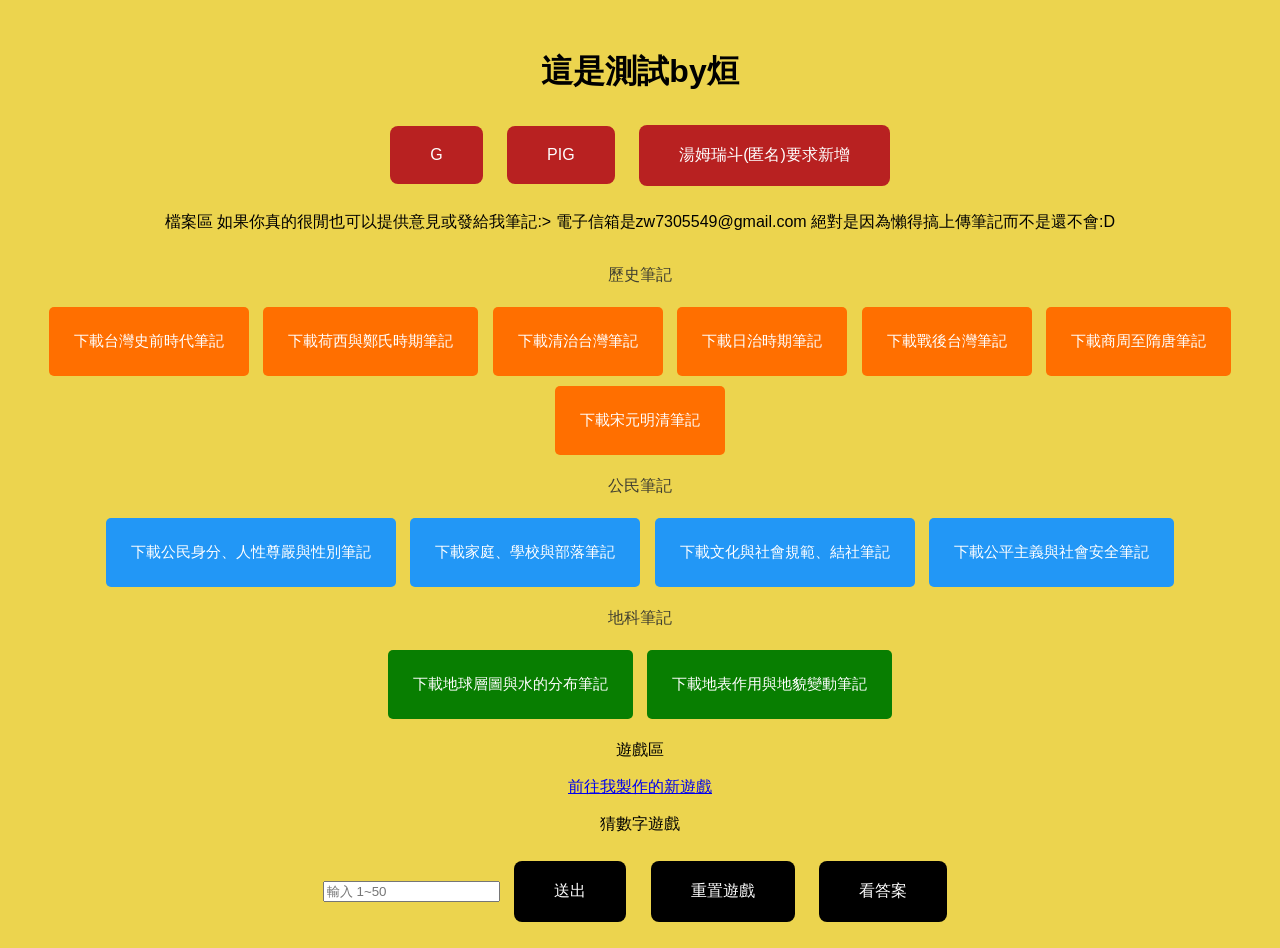
<file: main.html>
<!DOCTYPE html>
<html lang="zh-Hant">
<head>
  <meta charset="utf-8" />
  <meta name="viewport" content="width=device-width, initial-scale=1" />
  <title>測試</title>

  <style>
    body {
      font-family: Arial, sans-serif;
      text-align: center;
      margin-top: 50px;
      background-color: #ecd44e;
    }

    h1 {
      color: #000000;
    }

    button {
      padding: 20px 40px; /* 適中大小 */
      font-size: 16px;
      cursor: pointer;
      border-radius: 8px;
      border: none;
      background-color: #b82121;
      color: rgb(254, 254, 254);
      margin: 10px; /* 按鈕間距 */
    }
    .plain-link {
    color: inherit;          /* 跟內文同色 */
    text-decoration: none;   /* 移除底線 */
    cursor: pointer;         /* 滑鼠變手指，可提示可點 */
    }
    /* 內文 */
    .history-section {
      display: flex;
      justify-content: center; /* 文字靠中 */ 
      color: #403f30;
    }
    .地科筆記 {
      display: flex;
      justify-content: center; /* 文字靠中 */ 
      color: #403f30;
    }
    .公民 {
      display: flex;
      justify-content: center; /* 文字靠中 */ 
      color: #403f30;
    }
      button:hover {
      background-color: #45a049;
    }
    /* 個別樣式 */
    /* button */
    /* 歷史 */
    /* 建議：給按鈕加上 class="history-btn" 並用此選擇器 */
    .history-btn {
      font-size: 15px;
      padding: 25px 25px;
      background-color: #ff6f00; 
      color: white;
      border-radius: 5px;
      border: none;
      cursor: pointer;
      margin: 5px;
    }
    /* 地科 */
    .地科 {
      font-size: 15px;
      padding: 25px 25px;
      background-color: #025d0e; 
      background-color: #087e01; 
      color: white;
      border-radius: 5px;
      border: none;
      cursor: pointer;
      margin: 5px;
    }
    /* 公民 */
    .公民筆記 {
      font-size: 15px;
      padding: 25px 25px;
      background-color: #2297f6; 
      color: white;
      border-radius: 5px;
      border: none;
      cursor: pointer;
      margin: 5px;
      }
    /* 猜數字 */
    #guessBtn {
      background-color: #000000;
      color: white;
   }

    #resetBtn {
      background-color: #000000;
      color: white;
   }

    #showAnswerBtn {
      background-color: #000000;
      color: white;
   }

    /* 新增這段讓圖片外層置中 */
    div {
      text-align: center;
    }

    img {
      margin-top: 20px;
      max-width: 80%;
      border-radius: 10px;
      display: none; /* 預設不顯示 */
    }

    .img-center {
      text-align: center;
    }
  </style>
</head>
<body>
</nav>
  <h1>這是測試by烜</h1>
  <button id="clickMe">G</button>
  <button id="PIG">PIG</button>
  <button id="湯姆瑞斗(匿名)要求新增">湯姆瑞斗(匿名)要求新增</button>
  <p>檔案區 如果你真的很閒也可以提供意見或發給我筆記:> 電子信箱是zw7305549@gmail.com 絕對是因為懶得搞上傳筆記而不是還不會:D</p>
  <div class="history-section">
  <p>歷史筆記</p>
  </div>
  <button class="history-btn" onclick="window.location.href='word/🏺 台灣史前時代.docx'">下載台灣史前時代筆記</button>
  <button class="history-btn" onclick="window.location.href='word/🌊 荷西與鄭氏時期.docx'">下載荷西與鄭氏時期筆記</button>
  <button class="history-btn" onclick="window.location.href='word/🏯 清治台灣.docx'">下載清治台灣筆記</button>
  <button class="history-btn" onclick="window.location.href='word/🇯🇵 日治時期.docx'">下載日治時期筆記</button>
  <button class="history-btn" onclick="window.location.href='word/🇹🇼 戰後台灣.docx'">下載戰後台灣筆記</button>
  <button class="history-btn" onclick="window.location.href='word/🏛 商周至隋唐.docx'">下載商周至隋唐筆記</button>
  <button class="history-btn" onclick="window.location.href='word/🌏 宋元明清.docx'">下載宋元明清筆記</button>
  <div class="公民">
  <p>公民筆記</p>
  </div>
  <button class="公民筆記" onclick="window.location.href='word/📘 第一章：公民身分、人性尊嚴與性別.docx'">下載公民身分、人性尊嚴與性別筆記</button>
  <button class="公民筆記" onclick="window.location.href='word/📘 第二章：家庭、學校與部落.docx'">下載家庭、學校與部落筆記</button>
  <button class="公民筆記" onclick="window.location.href='word/📘 第三章：文化與社會規範、結社.docx'">下載文化與社會規範、結社筆記</button>
  <button class="公民筆記" onclick="window.location.href='word/📘 第四章：公平主義與社會安全.docx'">下載公平主義與社會安全筆記</button>
  <div class="地科筆記">
  <p>地科筆記</p>
  </div>
  <button class="地科" onclick="window.location.href='word/地球層圖與水的分布'">下載地球層圖與水的分布筆記</button>
  <button class="地科" onclick="window.location.href='word/地表作用與地貌變動'">下載地表作用與地貌變動筆記</button>
  <p>遊戲區</p>
  <a href="https://zw7305549-commits.github.io/first_game/" target="_blank">前往我製作的新遊戲</a>
  <p>猜數字遊戲</p>
  <input type="number" id="guessInput" placeholder="輸入 1~50" />
  <button id="guessBtn">送出</button>
  <button id="resetBtn">重置遊戲</button>
  <button id="showAnswerBtn">看答案</button>
  <p id="result"></p>


  <!-- 顯示圖片的地方 -->
  <div class="img-center">
    <img id="pigImage" src="img/pig.jpg" alt="小豬">
  </div>

  <script>
    // G 按鈕
    const buttonG = document.getElementById('clickMe');
    buttonG.addEventListener('click', () => {
      alert('you are a pig:)');
    });

    // PIG 按鈕
    const buttonPIG = document.getElementById('PIG');
    const pigImg = document.getElementById('pigImage');

    buttonPIG.addEventListener('click', () => {
      // 切換圖片顯示/隱藏
      if (pigImg.style.display === 'block') {
        pigImg.style.display = 'none';
      } else {
        pigImg.style.display = 'block';
      }
    });
    // 湯姆瑞斗(匿名)要求新增 按鈕
    const buttonTom = document.getElementById('湯姆瑞斗(匿名)要求新增');
    buttonTom.addEventListener('click', () => {
      alert('你已經忘記你是gay');
    });
    // 初始化答案
  let answer = Math.floor(Math.random() * 50) + 1;

  // 抓到元素
  const guessBtn = document.getElementById('guessBtn');
  const resetBtn = document.getElementById('resetBtn');
  const showAnswerBtn = document.getElementById('showAnswerBtn');
  const guessInput = document.getElementById('guessInput');
  const result = document.getElementById('result');

  // 猜數字事件
  guessBtn.addEventListener('click', () => {
    const guess = Number(guessInput.value);

    if (!guess || guess < 1 || guess > 50) {
      result.textContent = "⚠️ 請輸入 1~50 的數字！";
      return;
    }

    if (guess === answer) {
      result.textContent = "🎉 恭喜答對！答案就是 " + answer;
    } else if (guess > answer) {
      result.textContent = "太大了！再試一次！";
    } else {
      result.textContent = "太小了！再試一次！";
    }
  });

  // 重置遊戲
  resetBtn.addEventListener('click', () => {
    answer = Math.floor(Math.random() * 50) + 1; // 重新生成答案
    guessInput.value = ""; // 清空輸入框
    result.textContent = "🔄 遊戲已重置，請重新輸入！";
  });

  // 顯示答案
  showAnswerBtn.addEventListener('click', () => {
    result.textContent = "📢 答案是：" + answer;
  });
  </script>
</body>
</file>
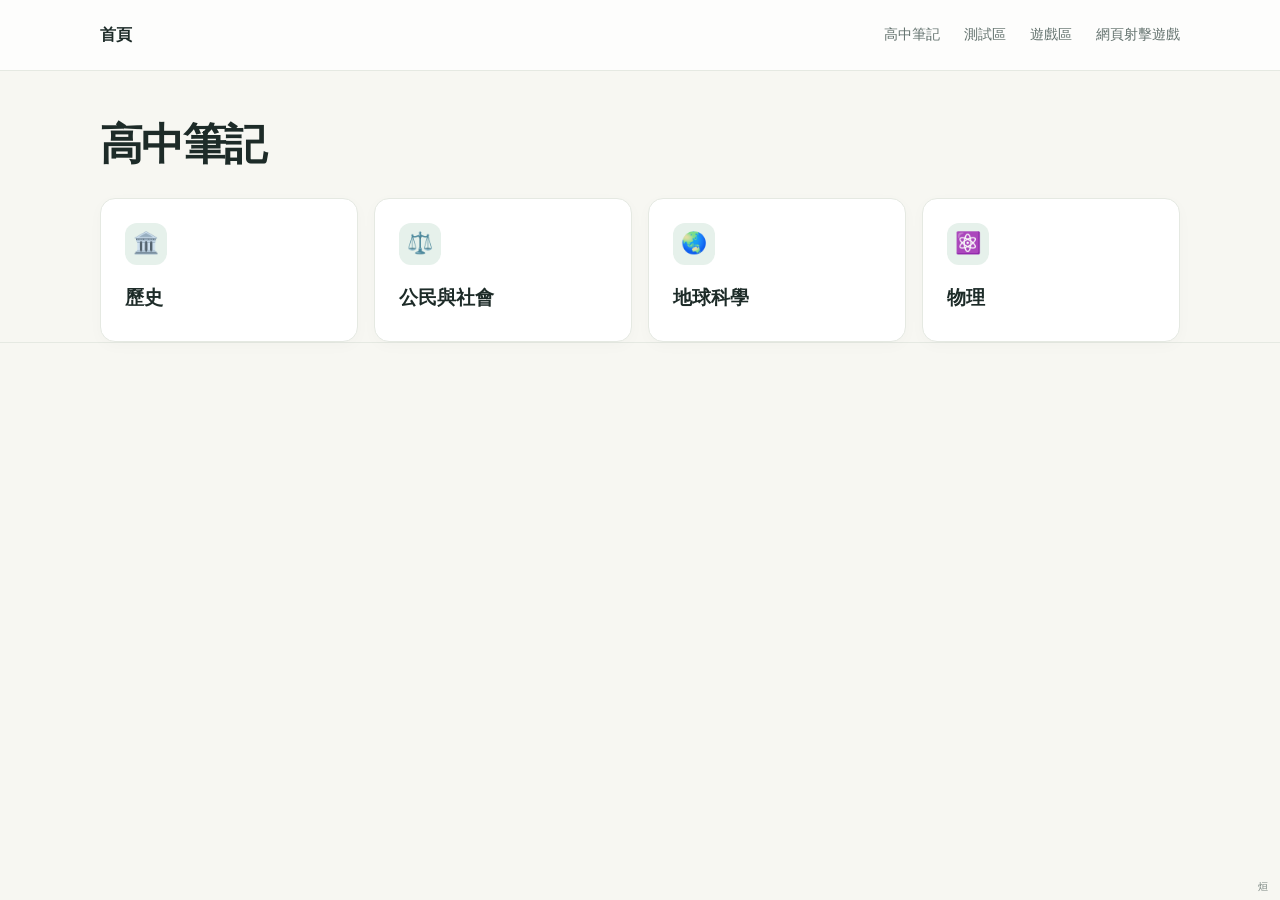
<file: note.html>
<!doctype html>
<html lang="zh-Hant">
<head>
  <meta charset="utf-8"><meta name="viewport" content="width=device-width, initial-scale=1">
  <title>高中筆記</title><link rel="stylesheet" href="styles.css">
</head>
<body>
  <header class="topbar"><div class="shell nav"><a class="brand" href="index.html">首頁</a><nav class="nav-links" aria-label="Site navigation"><a href="note.html">高中筆記</a><a href="try.html">測試區</a><a href="game.html">遊戲區</a><a href="https://zw7305549-commits.github.io/first_game/" target="_blank" rel="noopener">網頁射擊遊戲</a></nav></div></header>
  <main class="shell">
    <section class="page-head"><h1>高中筆記</h1></section>
    <section class="subject-grid" aria-label="科目">
      <a class="subject-card" href="history-note.html"><span class="subject-icon" aria-hidden="true">🏛️</span><h3>歷史</h3></a>
      <a class="subject-card" href="civics-note.html"><span class="subject-icon" aria-hidden="true">⚖️</span><h3>公民與社會</h3></a>
      <a class="subject-card" href="earth-Science-note.html"><span class="subject-icon" aria-hidden="true">🌏</span><h3>地球科學</h3></a>
      <a class="subject-card" href="physics-note.html"><span class="subject-icon" aria-hidden="true">⚛️</span><h3>物理</h3></a>
    </section>
  </main><footer class="footer"><div class="shell"></div></footer>
<span class="signature">烜</span></body></html>
</file>
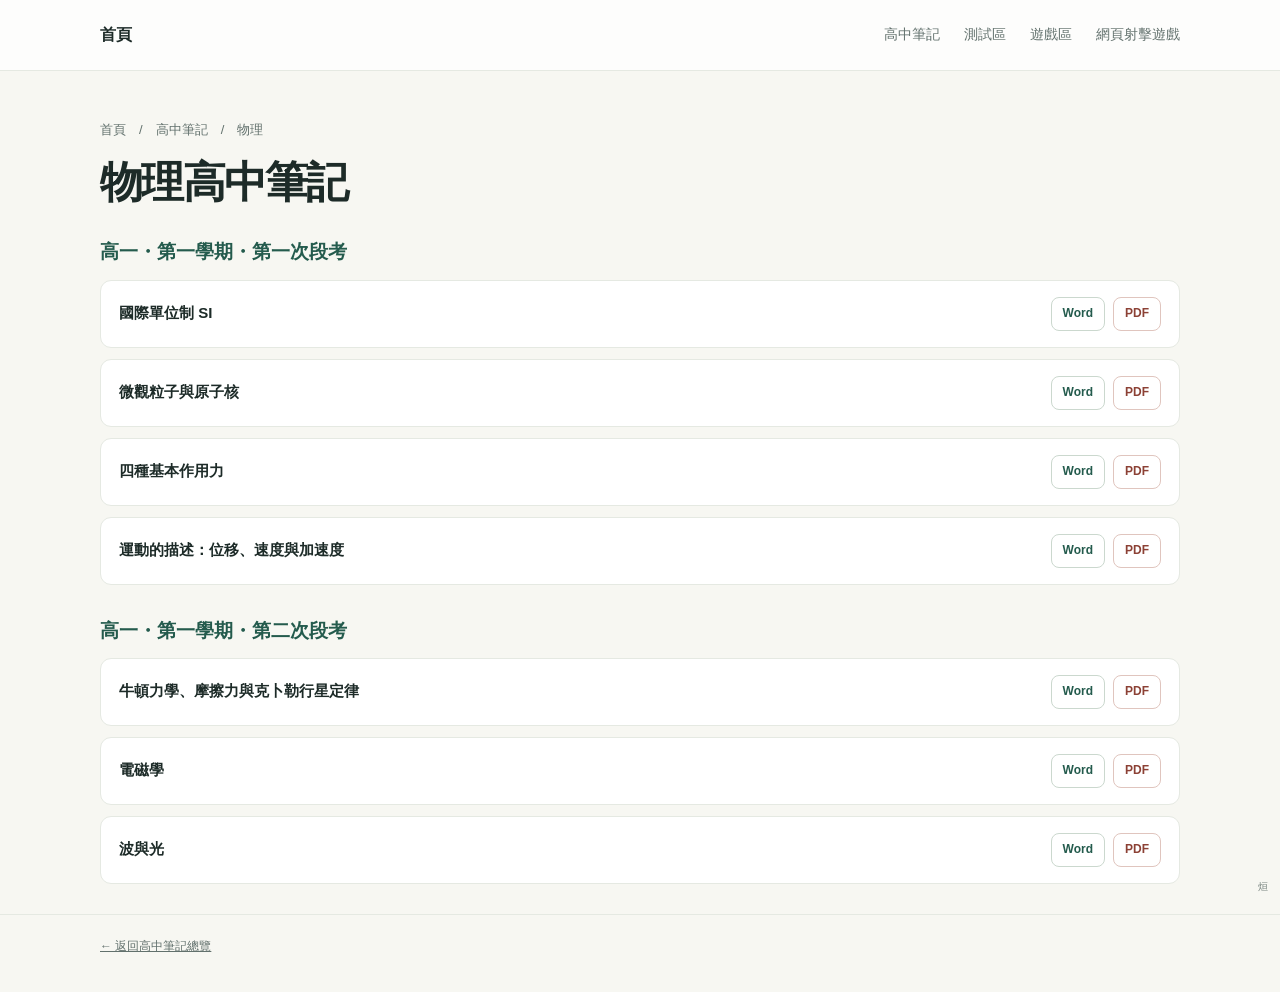
<file: physics-note.html>
<!doctype html><html lang="zh-Hant"><head><meta charset="utf-8"><meta name="viewport" content="width=device-width, initial-scale=1"><title>物理高中筆記｜學習整理站</title><link rel="stylesheet" href="styles.css"></head><body><header class="topbar"><div class="shell nav"><a class="brand" href="index.html">首頁</a><nav class="nav-links" aria-label="Site navigation"><a href="note.html">高中筆記</a><a href="try.html">測試區</a><a href="game.html">遊戲區</a><a href="https://zw7305549-commits.github.io/first_game/" target="_blank" rel="noopener">網頁射擊遊戲</a></nav></div></header><main class="shell"><section class="page-head"><div class="breadcrumbs"><a href="index.html">首頁</a>　/　<a href="note.html">高中筆記</a>　/　物理</div><h1>物理高中筆記</h1></section>            <section class="exam-group"><h2>高一・第一學期・第一次段考</h2><ol class="note-list">
      <li class="note-item"><span class="note-title">國際單位制 SI</span><span class="note-actions"><a class="file-action" href="word/HighSchool/Physics/1.1.1/%E5%9C%8B%E9%9A%9B%E5%96%AE%E4%BD%8D%E5%88%B6%20SI.docx" target="_blank" rel="noopener">Word</a><a class="file-action pdf" href="output/pdf/%E7%89%A9%E7%90%86%E7%AD%86%E8%A8%98/1.1.1/%E5%9C%8B%E9%9A%9B%E5%96%AE%E4%BD%8D%E5%88%B6%20SI.pdf" target="_blank" rel="noopener">PDF</a></span></li>
      <li class="note-item"><span class="note-title">微觀粒子與原子核</span><span class="note-actions"><a class="file-action" href="word/HighSchool/Physics/1.1.1/%E5%BE%AE%E8%A7%80%E7%B2%92%E5%AD%90%E8%88%87%E5%8E%9F%E5%AD%90%E6%A0%B8.docx" target="_blank" rel="noopener">Word</a><a class="file-action pdf" href="output/pdf/%E7%89%A9%E7%90%86%E7%AD%86%E8%A8%98/1.1.1/%E5%BE%AE%E8%A7%80%E7%B2%92%E5%AD%90%E8%88%87%E5%8E%9F%E5%AD%90%E6%A0%B8.pdf" target="_blank" rel="noopener">PDF</a></span></li>
      <li class="note-item"><span class="note-title">四種基本作用力</span><span class="note-actions"><a class="file-action" href="word/HighSchool/Physics/1.1.1/%E5%9B%9B%E7%A8%AE%E5%9F%BA%E6%9C%AC%E4%BD%9C%E7%94%A8%E5%8A%9B.docx" target="_blank" rel="noopener">Word</a><a class="file-action pdf" href="output/pdf/%E7%89%A9%E7%90%86%E7%AD%86%E8%A8%98/1.1.1/%E5%9B%9B%E7%A8%AE%E5%9F%BA%E6%9C%AC%E4%BD%9C%E7%94%A8%E5%8A%9B.pdf" target="_blank" rel="noopener">PDF</a></span></li>
      <li class="note-item"><span class="note-title">運動的描述：位移、速度與加速度</span><span class="note-actions"><a class="file-action" href="word/HighSchool/Physics/1.1.1/%E9%81%8B%E5%8B%95%E7%9A%84%E6%8F%8F%E8%BF%B0%EF%BC%9A%E4%BD%8D%E7%A7%BB%E3%80%81%E9%80%9F%E5%BA%A6%E8%88%87%E5%8A%A0%E9%80%9F%E5%BA%A6.docx" target="_blank" rel="noopener">Word</a><a class="file-action pdf" href="output/pdf/%E7%89%A9%E7%90%86%E7%AD%86%E8%A8%98/1.1.1/%E9%81%8B%E5%8B%95%E7%9A%84%E6%8F%8F%E8%BF%B0%EF%BC%9A%E4%BD%8D%E7%A7%BB%E3%80%81%E9%80%9F%E5%BA%A6%E8%88%87%E5%8A%A0%E9%80%9F%E5%BA%A6.pdf" target="_blank" rel="noopener">PDF</a></span></li>
  </ol></section>
  <section class="exam-group"><h2>高一・第一學期・第二次段考</h2><ol class="note-list">
      <li class="note-item"><span class="note-title">牛頓力學、摩擦力與克卜勒行星定律</span><span class="note-actions"><a class="file-action" href="word/HighSchool/Physics/1.1.2/%E7%89%9B%E9%A0%93%E5%8A%9B%E5%AD%B8%E3%80%81%E6%91%A9%E6%93%A6%E5%8A%9B%E8%88%87%E5%85%8B%E5%8D%9C%E5%8B%92%E8%A1%8C%E6%98%9F%E5%AE%9A%E5%BE%8B.docx" target="_blank" rel="noopener">Word</a><a class="file-action pdf" href="output/pdf/%E7%89%A9%E7%90%86%E7%AD%86%E8%A8%98/1.1.2/%E7%89%9B%E9%A0%93%E5%8A%9B%E5%AD%B8%E3%80%81%E6%91%A9%E6%93%A6%E5%8A%9B%E8%88%87%E5%85%8B%E5%8D%9C%E5%8B%92%E8%A1%8C%E6%98%9F%E5%AE%9A%E5%BE%8B.pdf" target="_blank" rel="noopener">PDF</a></span></li>
      <li class="note-item"><span class="note-title">電磁學</span><span class="note-actions"><a class="file-action" href="word/HighSchool/Physics/1.1.2/%E9%9B%BB%E7%A3%81%E5%AD%B8.docx" target="_blank" rel="noopener">Word</a><a class="file-action pdf" href="output/pdf/%E7%89%A9%E7%90%86%E7%AD%86%E8%A8%98/1.1.2/%E9%9B%BB%E7%A3%81%E5%AD%B8.pdf" target="_blank" rel="noopener">PDF</a></span></li>
      <li class="note-item"><span class="note-title">波與光</span><span class="note-actions"><a class="file-action" href="word/HighSchool/Physics/1.1.2/%E6%B3%A2%E8%88%87%E5%85%89.docx" target="_blank" rel="noopener">Word</a><a class="file-action pdf" href="output/pdf/%E7%89%A9%E7%90%86%E7%AD%86%E8%A8%98/1.1.2/%E6%B3%A2%E8%88%87%E5%85%89.pdf" target="_blank" rel="noopener">PDF</a></span></li>
  </ol></section></main><footer class="footer"><div class="shell"><a href="note.html">← 返回高中筆記總覽</a></div></footer><span class="signature">烜</span></body></html>
</file>
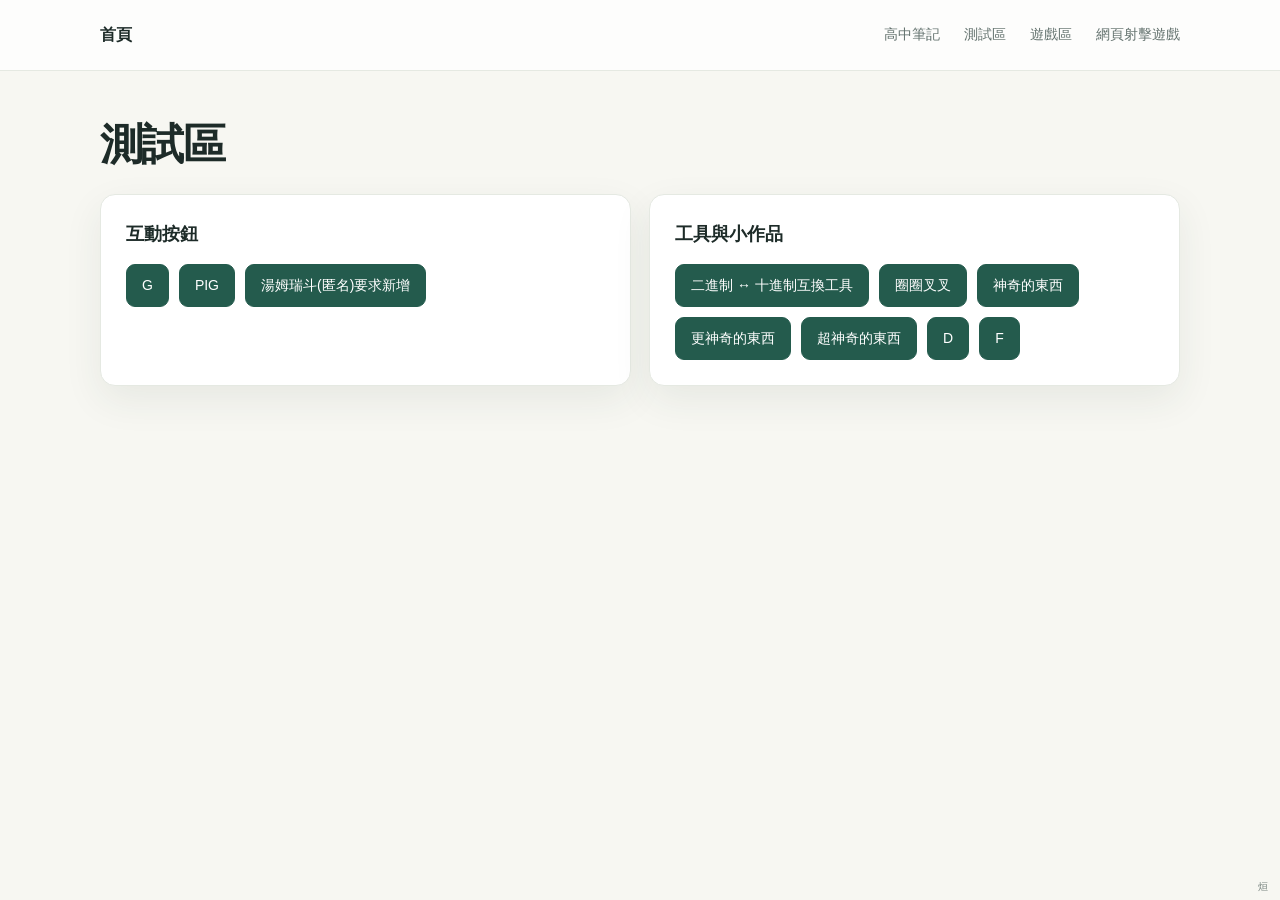
<file: try.html>
<!doctype html>
<html lang="zh-Hant">
<head>
  <meta charset="utf-8">
  <meta name="viewport" content="width=device-width, initial-scale=1">
  <title>測試區</title>
  <link rel="stylesheet" href="styles.css">
</head>
<body>
  <header class="topbar"><div class="shell nav"><a class="brand" href="index.html">首頁</a><nav class="nav-links" aria-label="Site navigation"><a href="note.html">高中筆記</a><a href="try.html">測試區</a><a href="game.html">遊戲區</a><a href="https://zw7305549-commits.github.io/first_game/" target="_blank" rel="noopener">網頁射擊遊戲</a></nav></div></header>
  <main class="shell tool-page">
    <section class="page-head"><h1>測試區</h1></section>
    <section class="tool-grid" aria-label="工具與作品">
      <div class="tool-card"><h2>互動按鈕</h2><div class="tool-actions"><button id="clickMe" class="tool-button">G</button><button id="PIG" class="tool-button">PIG</button><button id="湯姆瑞斗(匿名)要求新增" class="tool-button">湯姆瑞斗(匿名)要求新增</button></div><div class="img-center"><img id="pigImage" src="img/pig.jpg" alt="小豬"></div></div>
      <div class="tool-card"><h2>工具與小作品</h2><div class="tool-actions"><a class="tool-button" href="convert.html">二進制 ↔ 十進制互換工具</a><a class="tool-button" href="https://zw7305549-commits.github.io/tic-tac-to-game/" target="_blank" rel="noopener">圈圈叉叉</a><a class="tool-button" href="Ultimate%20Cosmic%20Engine.html">神奇的東西</a><a class="tool-button" href="time.html">更神奇的東西</a><a class="tool-button" href="art.html">超神奇的東西</a><a class="tool-button" href="python-word/Christmas%20tree.py">D</a><a class="tool-button" href="python-word/play.py">F</a></div></div>
    </section>
  </main>
  <span class="signature">烜</span>
  <script>
    const buttonG = document.getElementById('clickMe');
    buttonG.addEventListener('click', () => alert('you are a pig:)'));
    const buttonPIG = document.getElementById('PIG');
    const pigImg = document.getElementById('pigImage');
    buttonPIG.addEventListener('click', () => { pigImg.style.display = pigImg.style.display === 'block' ? 'none' : 'block'; });
    const buttonTom = document.getElementById('湯姆瑞斗(匿名)要求新增');
    buttonTom.addEventListener('click', () => alert('你已經忘記你是gay'));
  </script>
</body>
</html>
</file>
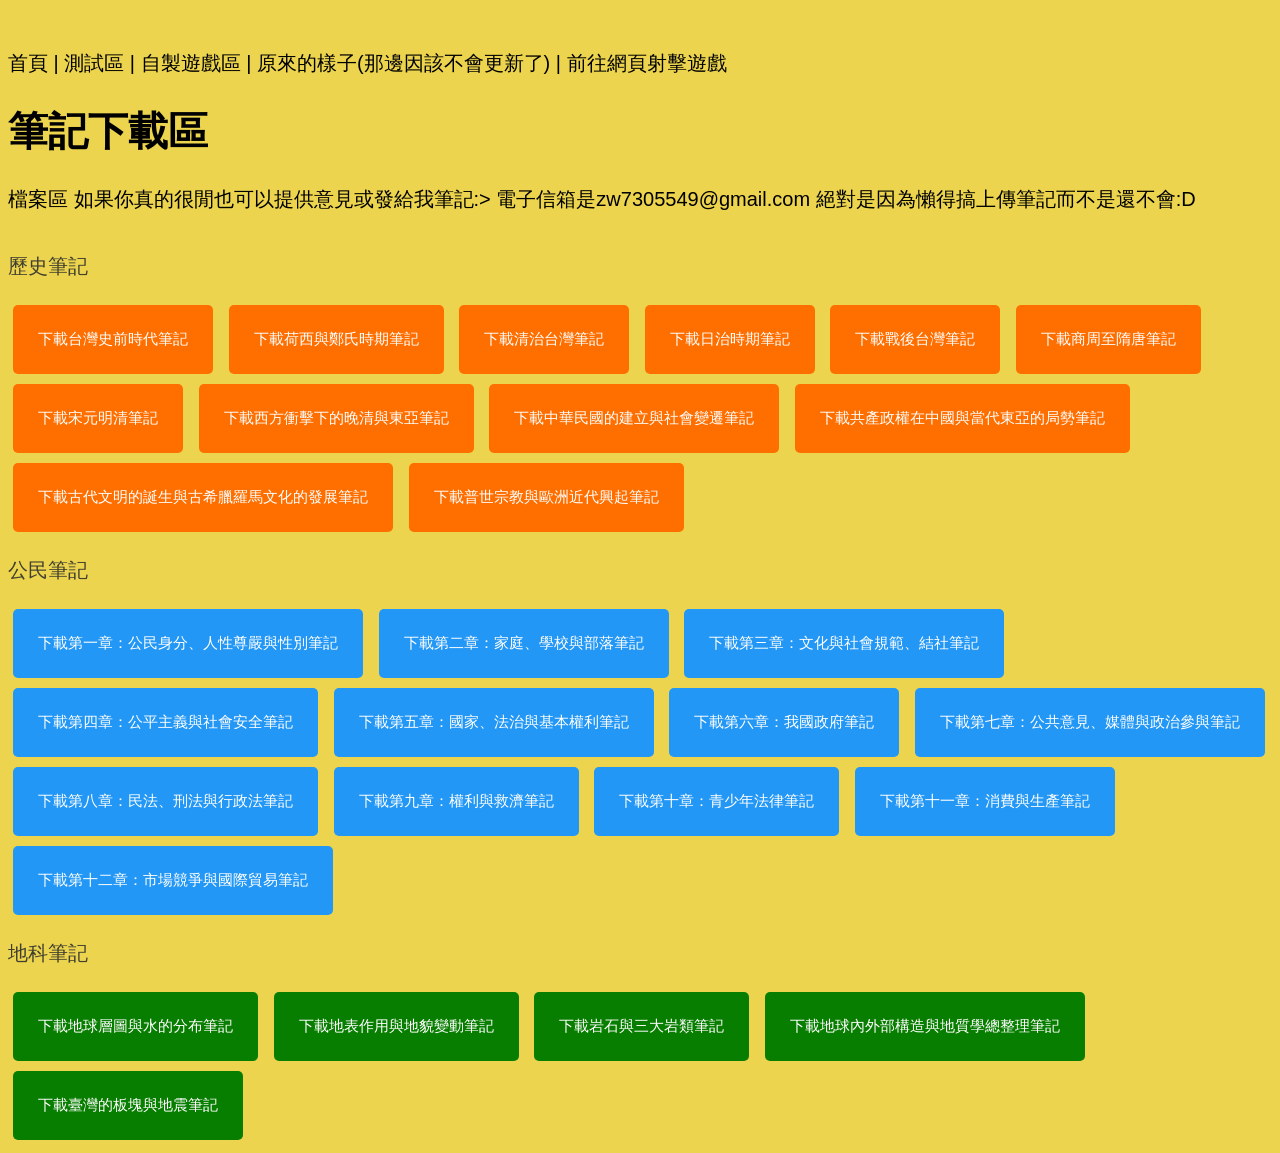
<file: word.html>
<!DOCTYPE html>
<html lang="zh-Hant">
<head>
  <meta charset="utf-8" />
  <meta name="viewport" content="width=device-width, initial-scale=1" />
  <title>筆記下載區</title>
  
  <style>
    body {
      font-family: Arial, sans-serif;
      text-align: left;
      margin-top: 50px;
      background-color: #ecd44e;
      font-size: 20px;
    }

    h1 {
      color: #000000;
    }

    button {
      padding: 20px 40px; /* 適中大小 */
      font-size: 16px;
      cursor: pointer;
      border-radius: 8px;
      border: none;
      background-color: #b82121;
      color: rgb(254, 254, 254);
      margin: 10px; /* 按鈕間距 */
    }
    .plain-link {
    color: inherit;          /* 跟內文同色 */
    text-decoration: none;   /* 移除底線 */
    cursor: pointer;         /* 滑鼠變手指，可提示可點 */
    }
    /* 內文 */
    .history-section {
      display: flex;
      justify-content: left; /* 文字靠左 */ 
      color: #403f30;
    }
    .civics-section {
      display: flex;
      justify-content: left; /* 文字靠左 */ 
      color: #403f30;
    }
    .earth-Science-section {
      display: flex;
      justify-content: left; /* 文字靠左 */ 
      color: #403f30;
    }
      button:hover {
      background-color: #ecd44e;
    }
    /* 個別樣式 */
    /* button */
    /* 歷史 */
    /* 建議：給按鈕加上 class="history-btn" 並用此選擇器 */
    .history-btn {
      font-size: 15px;
      padding: 25px 25px;
      background-color: #ff6f00; 
      color: white;
      border-radius: 5px;
      border: none;
      cursor: pointer;
      margin: 5px;
    }
    /* 公民 */
    .civics-btn {
      font-size: 15px;
      padding: 25px 25px;
      background-color: #2297f6; 
      color: white;
      border-radius: 5px;
      border: none;
      cursor: pointer;
      margin: 5px;
    }
    /* earth-Science-btn */
    .earth-Science-btn {
      font-size: 15px;
      padding: 25px 25px;
      background-color: #087e01; 
      color: white;
      border-radius: 5px;
      border: none;
      cursor: pointer;
      margin: 5px;
    }
    
  </style>
</head>
<body>
  <nav>
  <a href="index.html" class="plain-link">首頁</a> |
  <a href="try.html" class="plain-link">測試區</a> |
  <a href="game.html"class="plain-link">自製遊戲區</a> |
  <a href="main.html" class="plain-link">原來的樣子(那邊因該不會更新了)</a> |
  <a href="https://zw7305549-commits.github.io/first_game/" target="_blank"  class="plain-link">前往網頁射擊遊戲</a>
</nav>
  <h1>筆記下載區</h1>
  <p>檔案區 如果你真的很閒也可以提供意見或發給我筆記:> 電子信箱是zw7305549@gmail.com 絕對是因為懶得搞上傳筆記而不是還不會:D</p>
  <div class="history-section">
  <p>歷史筆記</p>
  </div>
  <button class="history-btn" onclick="window.location.href='word/History/🏺 台灣史前時代.docx'">下載台灣史前時代筆記</button>
  <button class="history-btn" onclick="window.location.href='word/History/🌊 荷西與鄭氏時期.docx'">下載荷西與鄭氏時期筆記</button>
  <button class="history-btn" onclick="window.location.href='word/History/🏯 清治台灣.docx'">下載清治台灣筆記</button>
  <button class="history-btn" onclick="window.location.href='word/History/🇯🇵 日治時期.docx'">下載日治時期筆記</button>
  <button class="history-btn" onclick="window.location.href='word/History/🇹🇼 戰後台灣.docx'">下載戰後台灣筆記</button>
  <button class="history-btn" onclick="window.location.href='word/History/🏛 商周至隋唐.docx'">下載商周至隋唐筆記</button>
  <button class="history-btn" onclick="window.location.href='word/History/🌏 宋元明清.docx'">下載宋元明清筆記</button>
  <button class="history-btn" onclick="window.location.href='word/History/🕰 西方衝擊下的晚清與東亞.docx'">下載西方衝擊下的晚清與東亞筆記</button>
  <button class="history-btn" onclick="window.location.href='word/History/🏛 中華民國的建立與社會變遷.docx'">下載中華民國的建立與社會變遷筆記</button>
  <button class="history-btn" onclick="window.location.href='word/History/🔴 共產政權在中國與當代東亞的局勢.docx'">下載共產政權在中國與當代東亞的局勢筆記</button>
  <button class="history-btn" onclick="window.location.href='word/History/📘 古代文明的誕生與古希臘羅馬文化的發展.docx'">下載古代文明的誕生與古希臘羅馬文化的發展筆記</button>
  <button class="history-btn" onclick="window.location.href='word/History/📚 普世宗教與歐洲近代興起.docx'">下載普世宗教與歐洲近代興起筆記</button>
  <div class="civics-section">
  <p>公民筆記</p>
  </div>
  <button class="civics-btn" onclick="window.location.href='word/Civics/📘 第一章：公民身分、人性尊嚴與性別.docx'">下載第一章：公民身分、人性尊嚴與性別筆記</button>
  <button class="civics-btn" onclick="window.location.href='word/Civics/📘 第二章：家庭、學校與部落.docx'">下載第二章：家庭、學校與部落筆記</button>
  <button class="civics-btn" onclick="window.location.href='word/Civics/📘 第三章：文化與社會規範、結社.docx'">下載第三章：文化與社會規範、結社筆記</button>
  <button class="civics-btn" onclick="window.location.href='word/Civics/📘 第四章：公平主義與社會安全.docx'">下載第四章：公平主義與社會安全筆記</button>
  <button class="civics-btn" onclick="window.location.href='word/Civics/📘 第五章：國家、法治與基本權利.docx'">下載第五章：國家、法治與基本權利筆記</button>
  <button class="civics-btn" onclick="window.location.href='word/Civics/📘 第六章：我國政府.docx'">下載第六章：我國政府筆記</button>
  <button class="civics-btn" onclick="window.location.href='word/Civics/📘 第七章：公共意見、媒體與政治參與.docx'">下載第七章：公共意見、媒體與政治參與筆記</button>
  <button class="civics-btn" onclick="window.location.href='word/Civics/📘 第八章：民法、刑法與行政法.docx'">下載第八章：民法、刑法與行政法筆記</button>
  <button class="civics-btn" onclick="window.location.href='word/Civics/📘 第九章：權利與救濟.docx'">下載第九章：權利與救濟筆記</button>
  <button class="civics-btn" onclick="window.location.href='word/Civics/📘 第十章：青少年法律.docx'">下載第十章：青少年法律筆記</button>
  <button class="civics-btn" onclick="window.location.href='word/Civics/📘 第十一章：消費與生產.docx'">下載第十一章：消費與生產筆記</button>
  <button class="civics-btn" onclick="window.location.href='word/Civics/📘 第十二章：市場競爭與國際貿易.docx'">下載第十二章：市場競爭與國際貿易筆記</button>
  <div class="earth-Science-section">
  <p>地科筆記</p>
  </div>
  <button class="earth-Science-btn" onclick="window.location.href='word/Earth Science/地球層圖與水的分布.docx'">下載地球層圖與水的分布筆記</button>
  <button class="earth-Science-btn" onclick="window.location.href='word/Earth Science/地表作用與地貌變動.docx'">下載地表作用與地貌變動筆記</button>
  <button class="earth-Science-btn" onclick="window.location.href='word/Earth Science/岩石與三大岩類.docx'">下載岩石與三大岩類筆記</button>
  <button class="earth-Science-btn" onclick="window.location.href='word/Earth Science/地球內外部構造與地質學總整理.docx'">下載地球內外部構造與地質學總整理筆記</button>
  <button class="earth-Science-btn" onclick="window.location.href='word/Earth Science/臺灣的板塊與地震.docx'">下載臺灣的板塊與地震筆記</button>
  </script>
</body>
</html>
</file>
<file: styles.css>
:root {
  color-scheme: light;
  --ink: #1d2b28;
  --muted: #62716d;
  --paper: #f7f7f2;
  --surface: #fff;
  --line: #e5e9e2;
  --green: #245b4d;
  --green-light: #e6f1eb;
  --gold: #d49a42;
  --shadow: 0 14px 38px rgba(35, 58, 49, .08);
}
* { box-sizing: border-box; }
body { margin: 0; background: var(--paper); color: var(--ink); font-family: "Noto Sans TC", "Microsoft JhengHei", sans-serif; line-height: 1.65; }
a { color: inherit; }
.shell { width: min(1080px, calc(100% - 40px)); margin: 0 auto; }
.topbar { border-bottom: 1px solid var(--line); background: rgba(255,255,255,.82); }
.nav { min-height: 70px; display: flex; align-items: center; justify-content: space-between; gap: 20px; }
.brand { display: flex; align-items: center; gap: 11px; text-decoration: none; font-weight: 800; letter-spacing: .02em; }
.signature { position: fixed; right: 12px; bottom: 8px; z-index: 5; color: #74817c; font-size: 10px; line-height: 1; }
.brand-mark { width: 35px; height: 35px; display: grid; place-items: center; border-radius: 11px; background: var(--green); color: white; }
.nav-links { display: flex; flex-wrap: wrap; justify-content: flex-end; gap: 24px; }
.nav-links a { color: var(--muted); text-decoration: none; font-size: 14px; }
.nav-links a:hover { color: var(--green); }
.hero { padding: 70px 0 54px; }
.eyebrow { margin: 0 0 12px; color: var(--green); font-weight: 750; font-size: 13px; letter-spacing: .12em; text-transform: uppercase; }
h1 { margin: 0; font-size: clamp(34px, 6vw, 58px); line-height: 1.18; letter-spacing: -.04em; }
.hero-copy { max-width: 600px; margin: 20px 0 0; color: var(--muted); font-size: 17px; }
.hero-actions { display: flex; flex-wrap: wrap; gap: 12px; margin-top: 28px; }
.button { display: inline-flex; min-height: 46px; align-items: center; justify-content: center; padding: 0 18px; border: 1px solid var(--green); border-radius: 9px; background: var(--green); color: white; font-weight: 700; text-decoration: none; }
.button.secondary { background: transparent; color: var(--green); }
.section-head { display: flex; align-items: end; justify-content: space-between; gap: 16px; margin: 0 0 20px; }
.section-head h2 { margin: 0; font-size: 23px; }
.section-head p { margin: 0; color: var(--muted); font-size: 14px; }
.subject-grid { display: grid; grid-template-columns: repeat(4, 1fr); gap: 16px; }
.subject-card { display: block; padding: 24px; border: 1px solid var(--line); border-radius: 15px; background: var(--surface); text-decoration: none; box-shadow: 0 4px 16px rgba(35,58,49,.025); transition: transform .18s ease, box-shadow .18s ease; }
.subject-card:hover { transform: translateY(-3px); box-shadow: var(--shadow); }
.subject-icon { width: 42px; height: 42px; display: grid; place-items: center; border-radius: 12px; background: var(--green-light); font-size: 21px; }
.subject-card h3 { margin: 17px 0 4px; font-size: 19px; }
.subject-card p { margin: 0; color: var(--muted); font-size: 14px; }
.count { margin-top: 17px; color: var(--green); font-size: 13px; font-weight: 750; }
.note-callout { display: flex; align-items: center; justify-content: space-between; gap: 20px; margin: 38px 0 70px; padding: 25px 28px; border-radius: 15px; background: #edf0e8; }
.note-callout h2 { margin: 0 0 4px; font-size: 19px; }
.note-callout p { margin: 0; color: var(--muted); font-size: 14px; }
.page-head { padding: 48px 0 28px; }
.breadcrumbs { margin-bottom: 17px; color: var(--muted); font-size: 13px; }
.breadcrumbs a { text-decoration: none; }
.page-head h1 { font-size: clamp(30px, 5vw, 43px); }
.page-head p { margin: 10px 0 0; color: var(--muted); }
.note-list { display: grid; gap: 11px; margin: 0 0 70px; padding: 0; list-style: none; }
.exam-group { margin: 0 0 30px; }
.exam-group h2 { margin: 0 0 12px; color: var(--green); font-size: 19px; }
.exam-group .note-list { margin-bottom: 0; }
.note-link { display: flex; align-items: center; justify-content: space-between; gap: 18px; padding: 17px 19px; border: 1px solid var(--line); border-radius: 11px; background: var(--surface); text-decoration: none; transition: border-color .18s, transform .18s; }
.note-link:hover { transform: translateY(-1px); border-color: #a9c8b7; }
.note-link strong { font-size: 15px; font-weight: 700; }
.note-item { display: flex; align-items: center; justify-content: space-between; gap: 18px; padding: 16px 18px; border: 1px solid var(--line); border-radius: 11px; background: var(--surface); }
.note-title { font-size: 15px; font-weight: 700; }
.note-actions { display: flex; flex: none; gap: 8px; }
.file-action { display: inline-flex; min-height: 34px; align-items: center; justify-content: center; padding: 0 11px; border: 1px solid #cbd8ce; border-radius: 8px; color: var(--green); font-size: 12px; font-weight: 700; text-decoration: none; }
.file-action:hover { background: var(--green-light); }
.file-action.pdf { border-color: #e0c5be; color: #8c4135; }
.file-action.pdf:hover { background: #fbefeb; }
.file-action.unavailable { border-color: var(--line); color: #9aa39e; cursor: default; }
.file-tag { flex: none; padding: 4px 9px; border-radius: 99px; background: #f2f4f0; color: var(--muted); font-size: 11px; }
.footer { padding: 22px 0 35px; border-top: 1px solid var(--line); color: var(--muted); font-size: 12px; }
.tool-page { padding-bottom: 70px; }
.tool-page .page-head { padding: 48px 0 24px; }
.tool-grid { display: grid; grid-template-columns: repeat(2, minmax(0, 1fr)); gap: 18px; }
.tool-card { padding: 25px; border: 1px solid var(--line); border-radius: 15px; background: var(--surface); box-shadow: var(--shadow); }
.tool-card h2 { margin: 0 0 15px; font-size: 18px; }
.tool-card p { color: var(--muted); }
.tool-actions { display: flex; flex-wrap: wrap; align-items: center; gap: 10px; }
.tool-button { display: inline-flex; min-height: 43px; align-items: center; justify-content: center; padding: 0 15px; border: 1px solid var(--green); border-radius: 9px; background: var(--green); color: white; font: inherit; font-size: 14px; text-decoration: none; cursor: pointer; }
.tool-button:hover { background: #19483c; }
.tool-button.secondary { border-color: var(--line); background: #f5f7f4; color: var(--ink); }
.tool-button.secondary:hover { background: #e8ede8; }
.tool-card input { min-height: 44px; max-width: 250px; padding: 0 12px; border: 1px solid #cbd5ce; border-radius: 8px; font: inherit; }
.game-card { max-width: 720px; }
.game-result, .converter-output { min-height: 28px; margin: 18px 0 0; color: var(--green); font-weight: 750; }
.converter-card { max-width: 760px; }
.img-center img { display: none; max-width: min(100%, 360px); margin-top: 20px; border-radius: 12px; }
.immersive-nav { position: fixed; z-index: 2; top: 16px; left: 16px; display: flex; align-items: center; gap: 16px; padding: 10px 15px; border: 1px solid rgba(255,255,255,.18); border-radius: 12px; background: rgba(12,18,35,.72); color: #eef2ff; font: 14px "Noto Sans TC", "Microsoft JhengHei", sans-serif; backdrop-filter: blur(10px); }
.immersive-nav a { color: inherit; text-decoration: none; }
.immersive-nav a:hover { color: #b7c8ff; }
.signature.immersive-signature { color: rgba(255,255,255,.58); }
@media (max-width: 760px) { .tool-grid { grid-template-columns: 1fr; } .tool-card { padding: 19px; } .immersive-nav { top: 10px; left: 10px; padding: 8px 11px; font-size: 12px; } }
@media (max-width: 900px) { .subject-grid { grid-template-columns: repeat(2, 1fr); } }
@media (max-width: 700px) { .shell { width: min(100% - 28px, 1080px); } .nav { min-height: 62px; } .nav-links { gap: 13px; } .nav-links a { font-size: 12px; } .hero { padding: 50px 0 40px; } .subject-grid { grid-template-columns: 1fr; } .subject-card { padding: 19px; } .note-callout { align-items: flex-start; flex-direction: column; margin-bottom: 48px; } .note-item { align-items: flex-start; flex-direction: column; gap: 12px; } }
</file>
